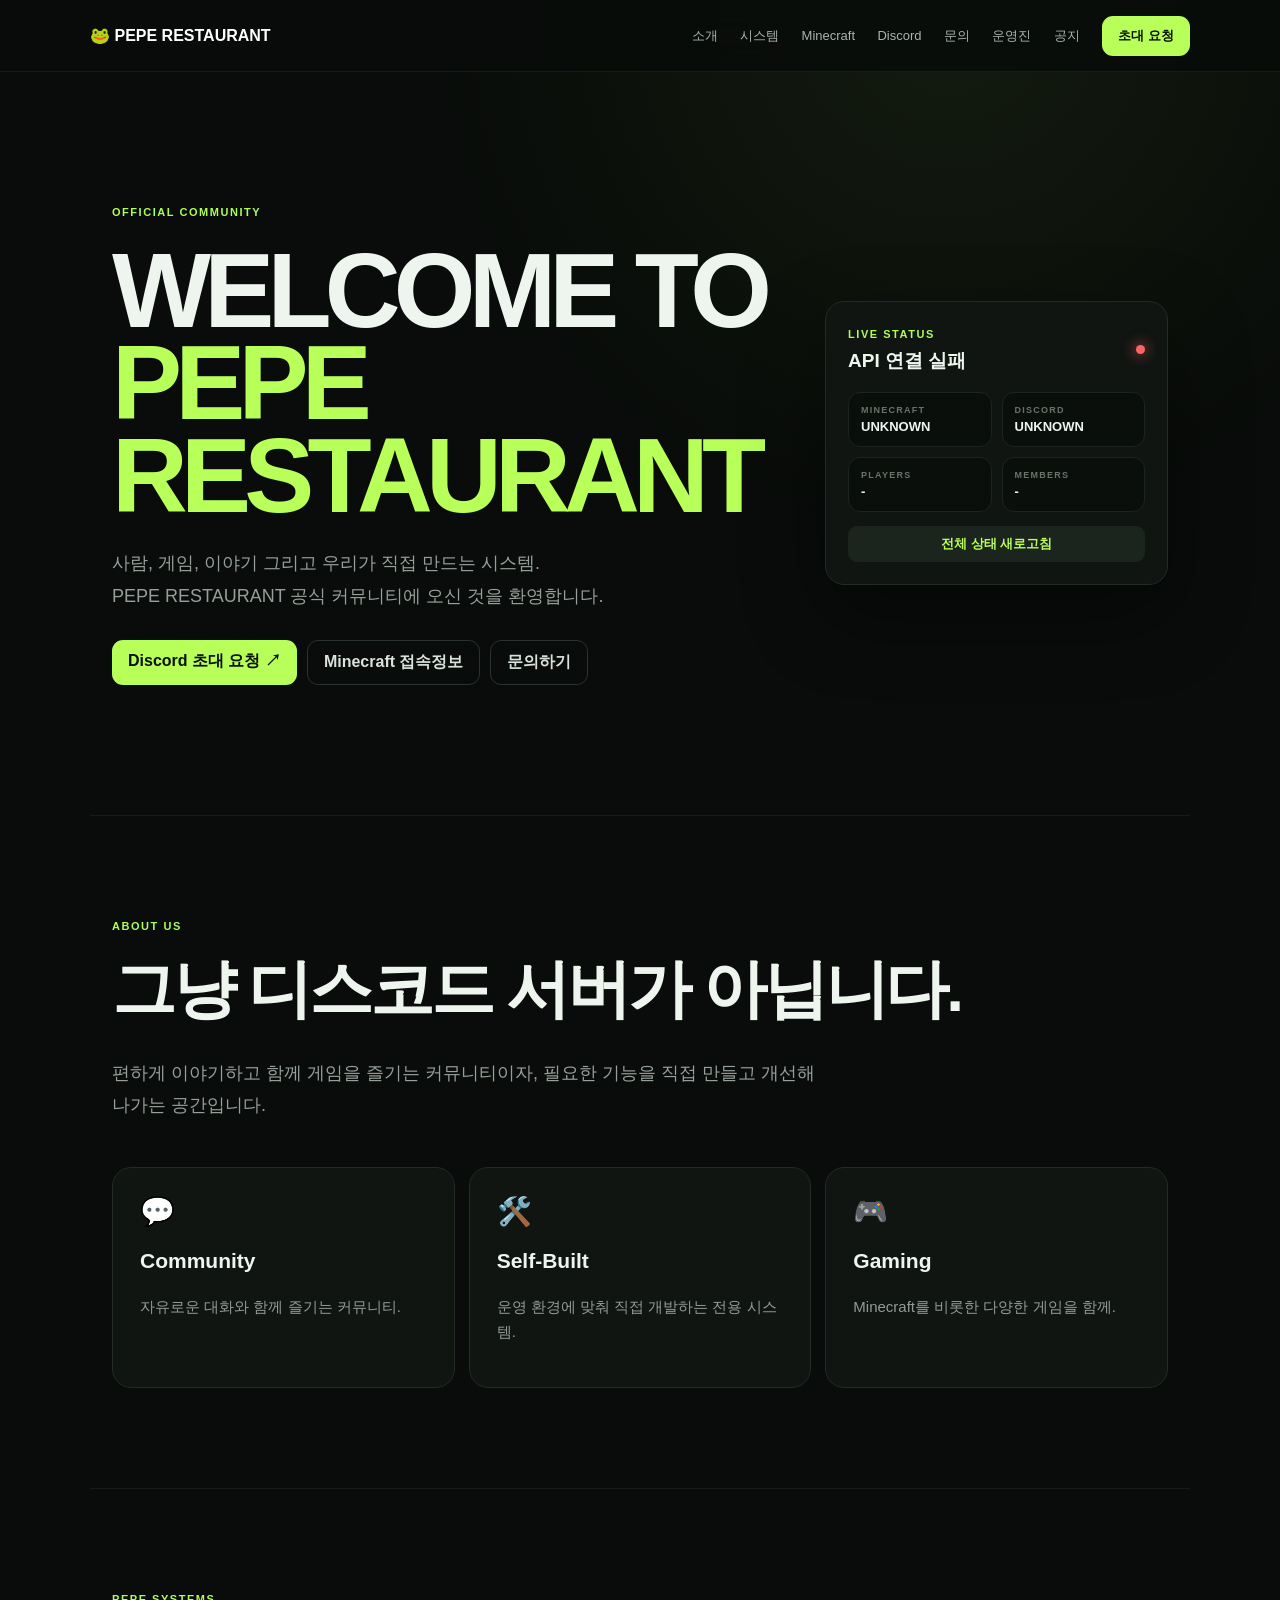
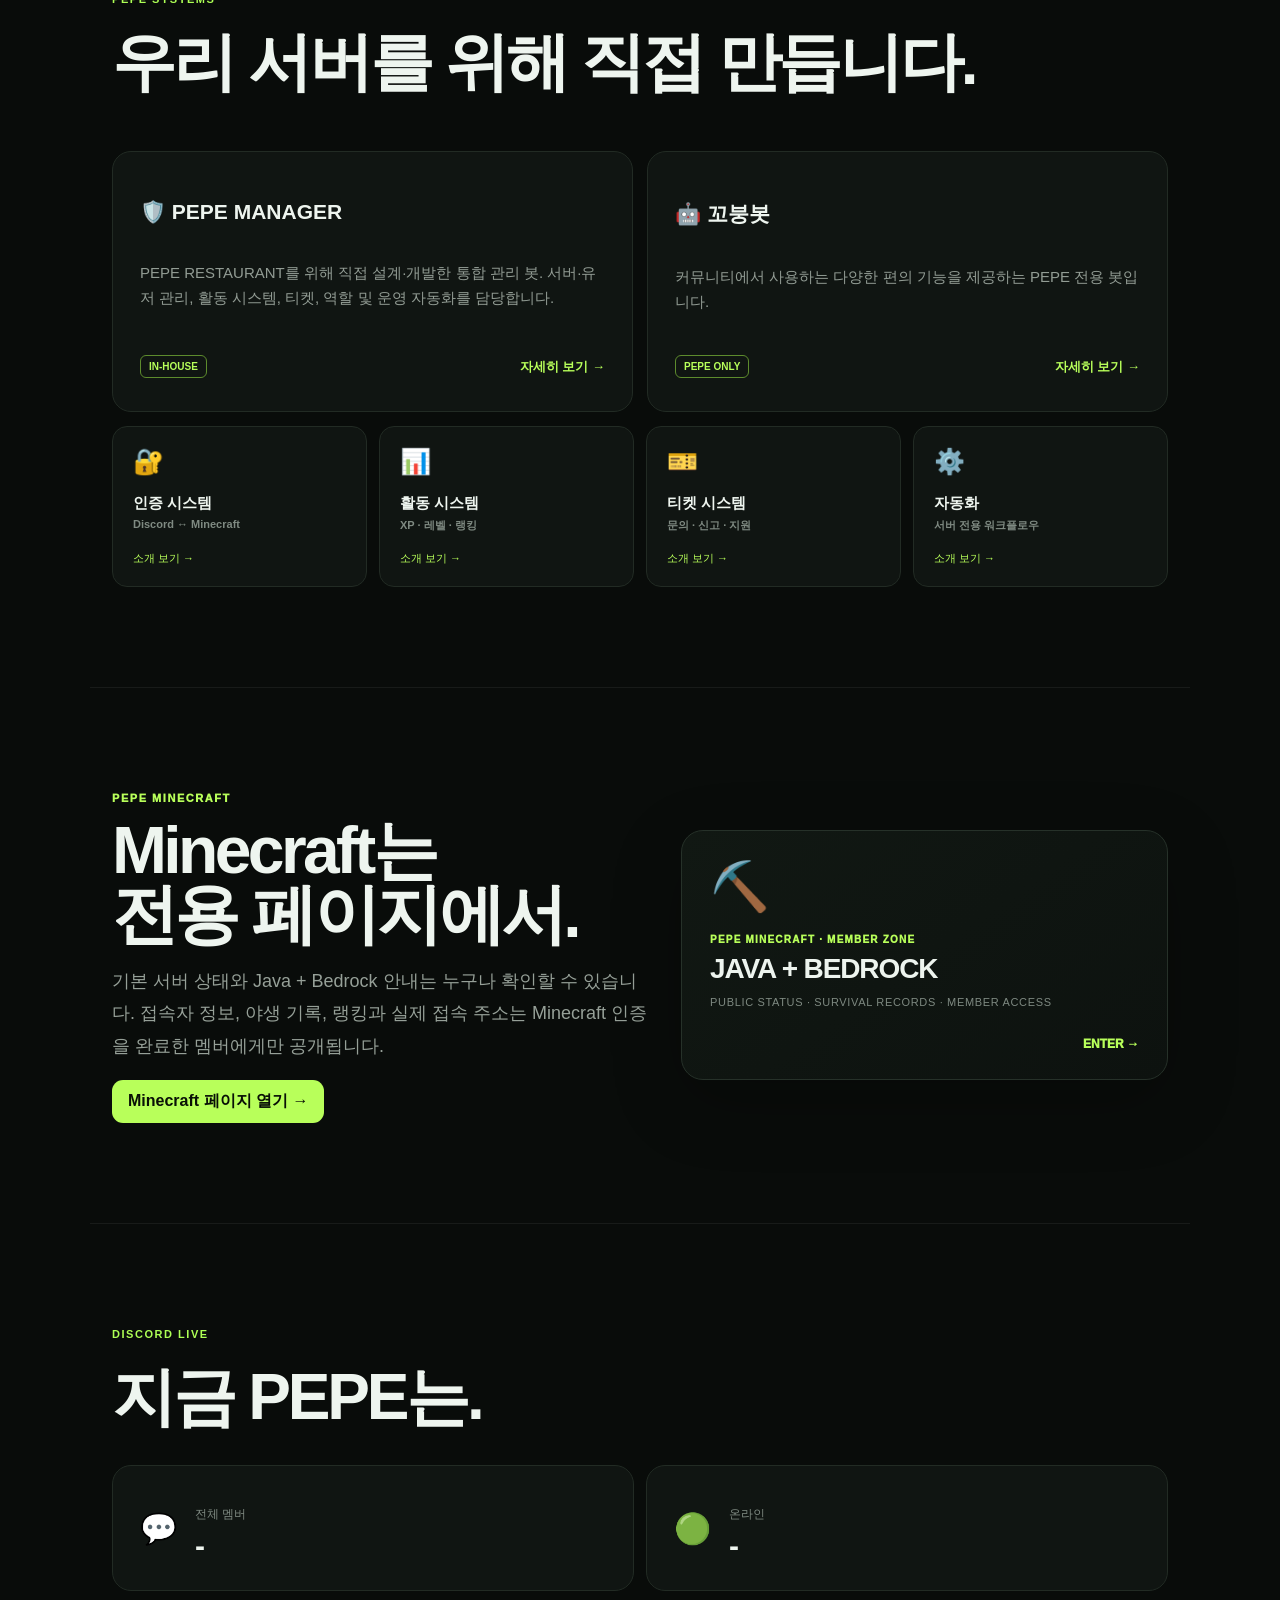
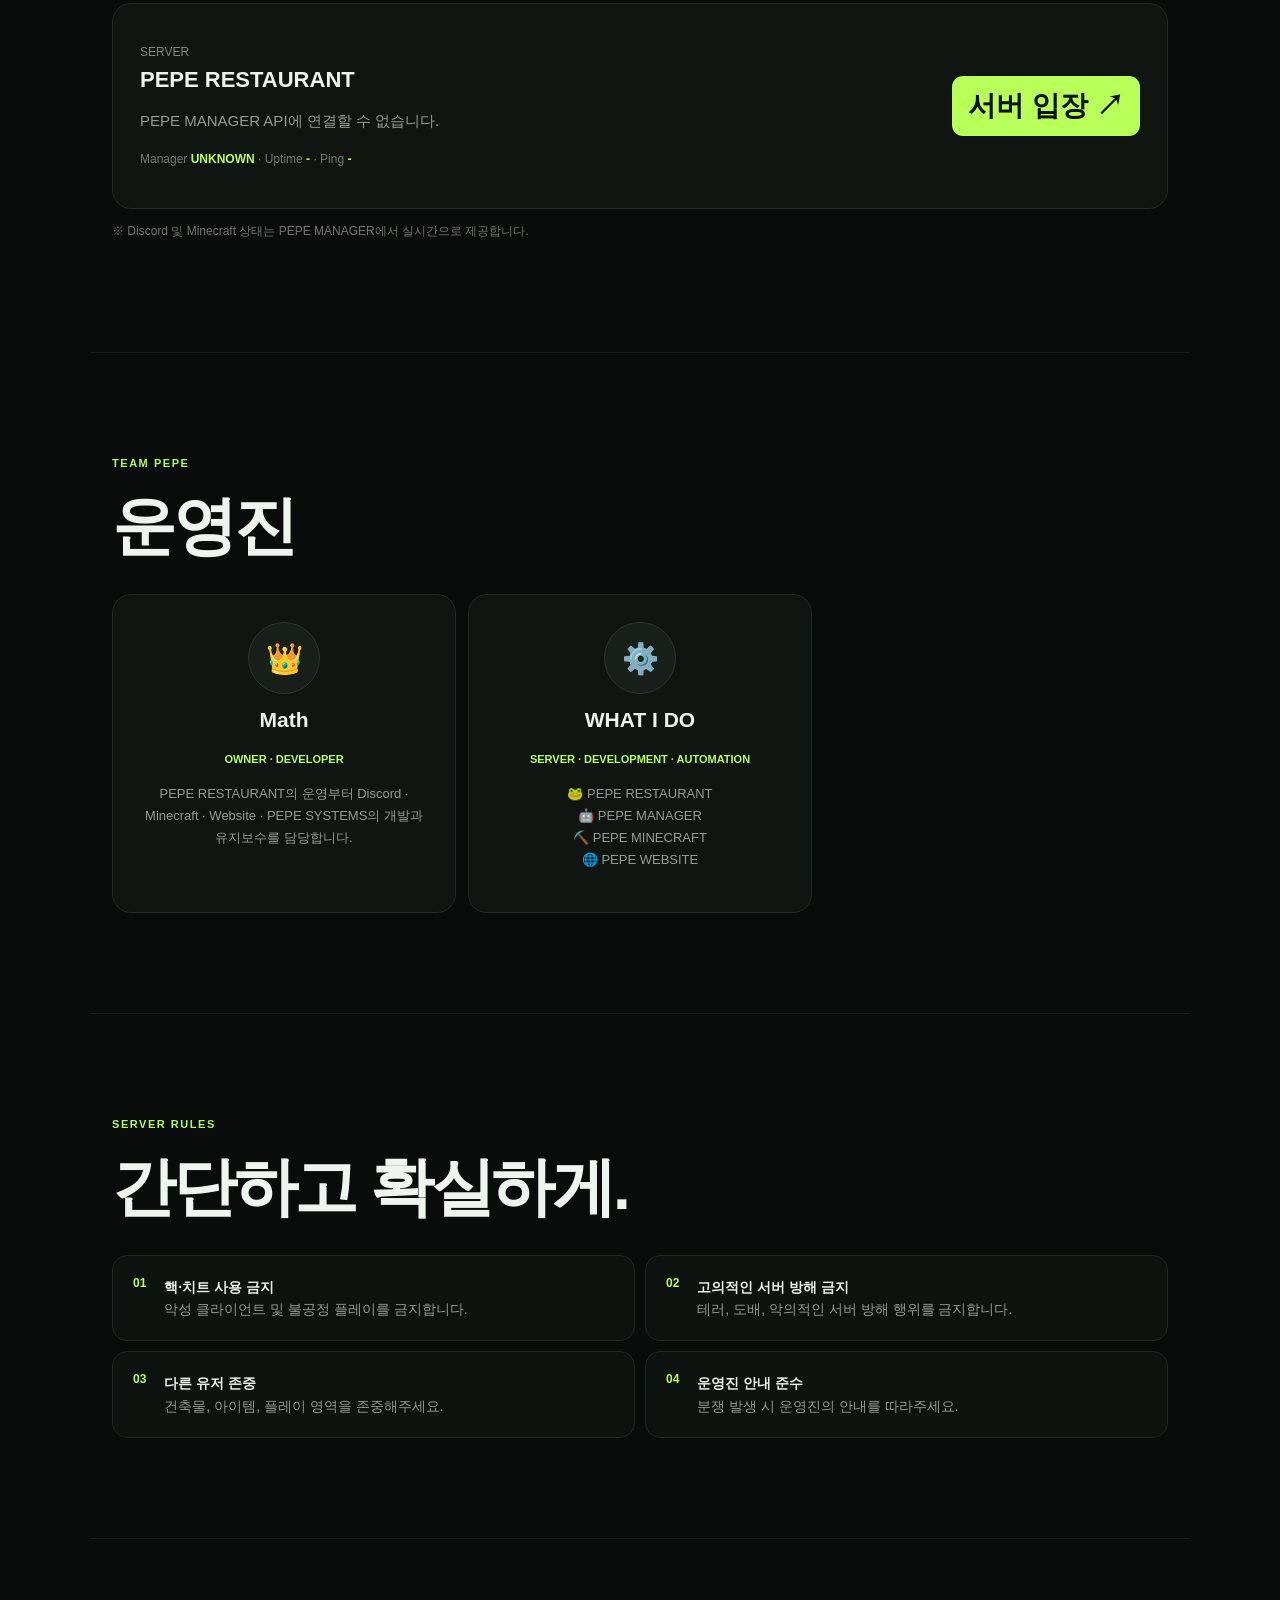
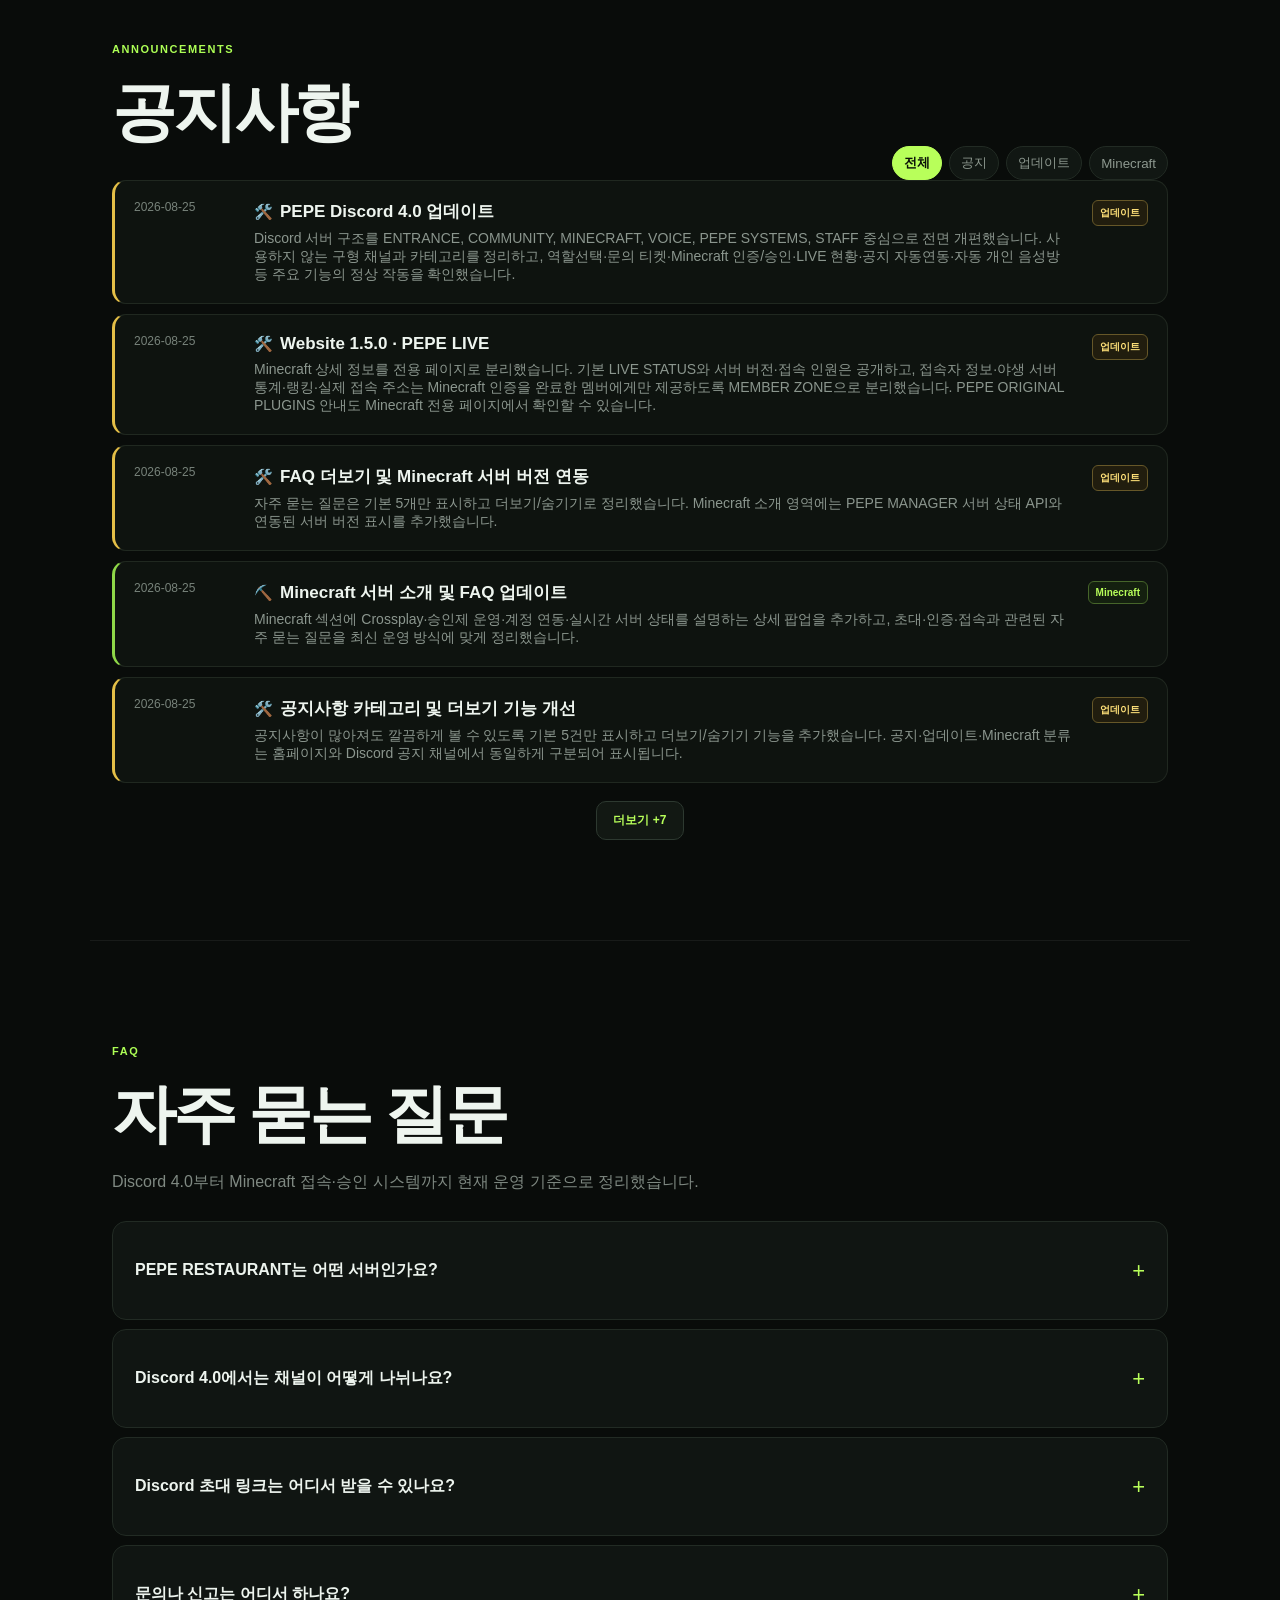
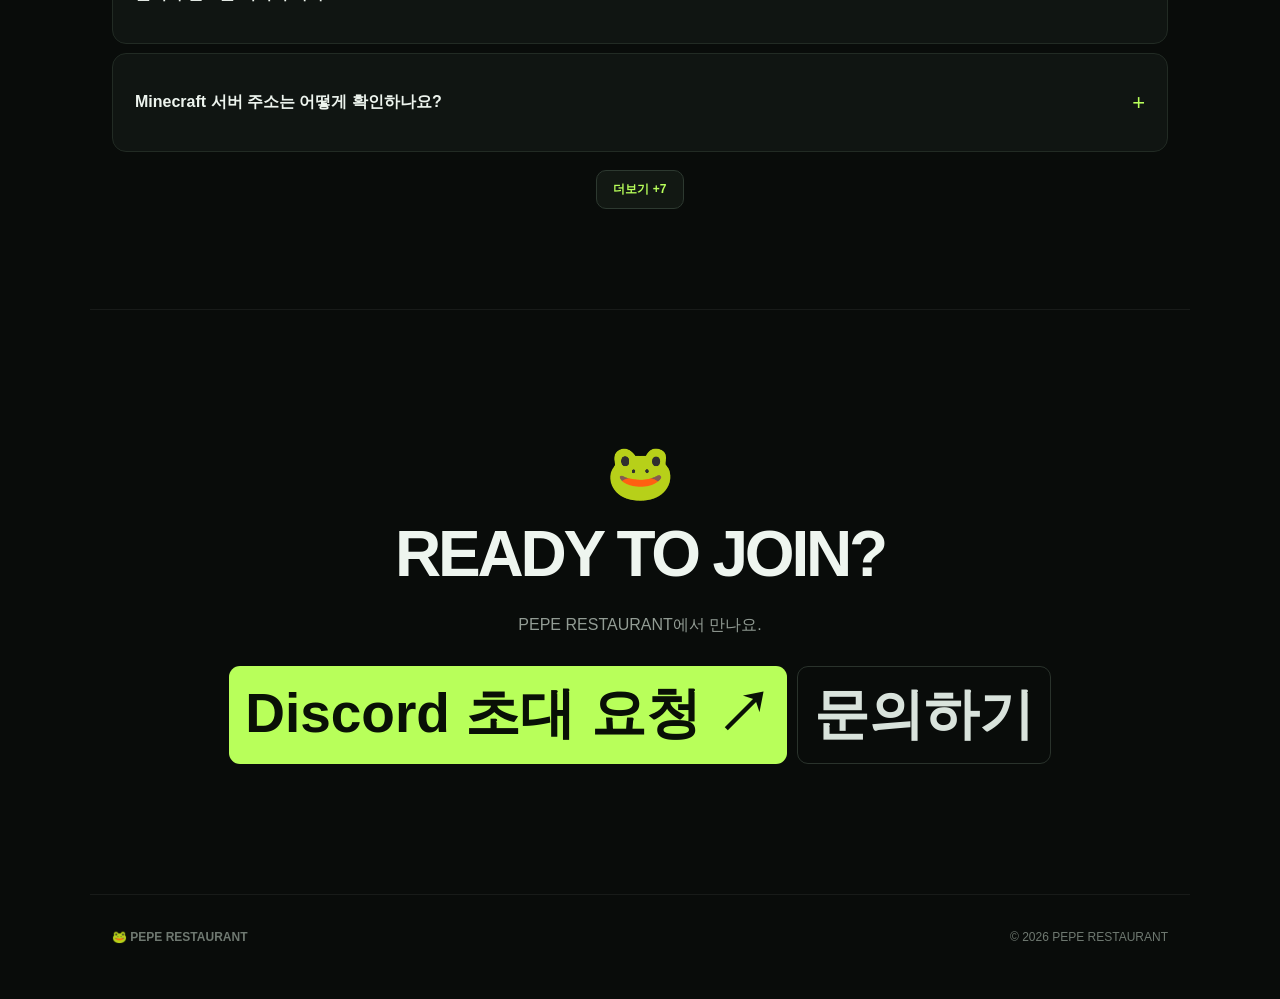
<file: index.html>
<!DOCTYPE html>

<html lang="ko">
<head>
<meta charset="utf-8"/>
<meta content="width=device-width,initial-scale=1" name="viewport"/>
<meta content="#090c0a" name="theme-color"/>
<link href="favicon.svg" rel="icon" type="image/svg+xml"/>
<link href="icon-180.svg" rel="apple-touch-icon"/>
<meta content="PEPE RESTAURANT 공식 홈페이지" name="description"/>
<meta content="PEPE RESTAURANT" property="og:title"/>
<meta content="PEPE RESTAURANT 공식 커뮤니티" property="og:description"/>
<meta content="website" property="og:type"/>
<title>PEPE RESTAURANT</title>
<link href="manifest.json" rel="manifest"/>
<link href="style.css?v=1.5.0-final" rel="stylesheet"/>
</head>
<body>
<div class="bg-glow"></div>
<nav>
<a class="brand" href="#top">🐸 <span>PEPE RESTAURANT</span></a>
<div class="nav-links">
<a href="#about">소개</a>
<a href="#system">시스템</a>
<a href="minecraft.html">Minecraft</a>
<a href="#discord">Discord</a>
<a href="support.html">문의</a>
<a href="#staff">운영진</a>
<a href="#notices">공지</a>
<a class="join" href="request.html">초대 요청</a>
</div>
</nav>
<header id="top">
<div class="hero-left">
<small>OFFICIAL COMMUNITY</small>
<h1>WELCOME TO<br/><em>PEPE RESTAURANT</em></h1>
<p>사람, 게임, 이야기 그리고 우리가 직접 만드는 시스템.<br/>PEPE RESTAURANT 공식 커뮤니티에 오신 것을 환영합니다.</p>
<div class="hero-actions">
<a class="button" href="request.html">Discord 초대 요청 ↗</a>
<a class="button ghost" href="minecraft.html">Minecraft 접속정보</a>
<a class="button ghost" href="support.html">문의하기</a>
</div>
</div>
<aside class="hero-status card">
<div class="status-head">
<div>
<span class="label">LIVE STATUS</span>
<strong id="overall-state">상태 확인 중...</strong>
</div>
<span class="dot loading" id="overall-dot"></span>
</div>
<div class="status-grid">
<div><small>MINECRAFT</small><b id="mc-main-state">-</b></div>
<div><small>DISCORD</small><b id="discord-main-state">-</b></div>
<div><small>PLAYERS</small><b id="player-count">-</b></div>
<div><small>MEMBERS</small><b id="discord-member-count">-</b></div>
</div>
<button class="mini" id="refresh-all">전체 상태 새로고침</button>
</aside>
</header>
<main>
<section id="about">
<small>ABOUT US</small>
<h2>그냥 디스코드 서버가 아닙니다.</h2>
<p class="lead">편하게 이야기하고 함께 게임을 즐기는 커뮤니티이자, 필요한 기능을 직접 만들고 개선해 나가는 공간입니다.</p>
<div class="grid three">
<article>💬<h3>Community</h3><p>자유로운 대화와 함께 즐기는 커뮤니티.</p></article>
<article>🛠️<h3>Self-Built</h3><p>운영 환경에 맞춰 직접 개발하는 전용 시스템.</p></article>
<article>🎮<h3>Gaming</h3><p>Minecraft를 비롯한 다양한 게임을 함께.</p></article>
</div>
</section>
<section id="system">
<small>PEPE SYSTEMS</small>
<h2>우리 서버를 위해 직접 만듭니다.</h2>
<div class="grid two system-grid">
<article class="system-card">
<h3>🛡️ PEPE MANAGER</h3>
<p>PEPE RESTAURANT를 위해 직접 설계·개발한 통합 관리 봇. 서버·유저 관리, 활동 시스템, 티켓, 역할 및 운영 자동화를 담당합니다.</p>
<div class="system-card-footer">
<mark>IN-HOUSE</mark>
<button class="system-more" data-system-modal="manager" type="button">자세히 보기 →</button>
</div>
</article>
<article class="system-card">
<h3>🤖 꼬붕봇</h3>
<p>커뮤니티에서 사용하는 다양한 편의 기능을 제공하는 PEPE 전용 봇입니다.</p>
<div class="system-card-footer">
<mark>PEPE ONLY</mark>
<button class="system-more" data-system-modal="kkobung" type="button">자세히 보기 →</button>
</div>
</article>
</div>
<div class="system-feature-grid">
<button class="system-feature-card" data-system-modal="auth" type="button">
<span class="system-feature-icon">🔐</span>
<strong>인증 시스템</strong>
<small>Discord ↔ Minecraft</small>
<em>소개 보기 →</em>
</button>
<button class="system-feature-card" data-system-modal="activity" type="button">
<span class="system-feature-icon">📊</span>
<strong>활동 시스템</strong>
<small>XP · 레벨 · 랭킹</small>
<em>소개 보기 →</em>
</button>
<button class="system-feature-card" data-system-modal="ticket" type="button">
<span class="system-feature-icon">🎫</span>
<strong>티켓 시스템</strong>
<small>문의 · 신고 · 지원</small>
<em>소개 보기 →</em>
</button>
<button class="system-feature-card" data-system-modal="automation" type="button">
<span class="system-feature-icon">⚙️</span>
<strong>자동화</strong>
<small>서버 전용 워크플로우</small>
<em>소개 보기 →</em>
</button>
</div>
</section>
<section class="minecraft-hub-preview" id="minecraft">
<div class="minecraft-hub-copy">
<small>PEPE MINECRAFT</small>
<h2>Minecraft는<br/>전용 페이지에서.</h2>
<p class="lead">기본 서버 상태와 Java + Bedrock 안내는 누구나 확인할 수 있습니다. 접속자 정보, 야생 기록, 랭킹과 실제 접속 주소는 Minecraft 인증을 완료한 멤버에게만 공개됩니다.</p>
<a class="button" href="minecraft.html">Minecraft 페이지 열기 →</a>
</div>
<a aria-label="PEPE Minecraft 전용 페이지 열기" class="minecraft-hub-card" href="minecraft.html">
<span class="minecraft-hub-icon">⛏️</span>
<div>
<small>PEPE MINECRAFT · MEMBER ZONE</small>
<strong>JAVA + BEDROCK</strong>
<p>PUBLIC STATUS · SURVIVAL RECORDS · MEMBER ACCESS</p>
</div>
<em>ENTER →</em>
</a>
</section>
<section id="discord">
<small>DISCORD LIVE</small>
<h2>지금 PEPE는.</h2>
<div class="discord-panel">
<article>
<div class="discord-icon">💬</div>
<div>
<span class="muted">전체 멤버</span>
<strong id="discord-total">-</strong>
</div>
</article>
<article>
<div class="discord-icon">🟢</div>
<div>
<span class="muted">온라인</span>
<strong id="discord-online">-</strong>
</div>
</article>
<article class="discord-wide">
<div>
<span class="muted">SERVER</span>
<strong id="discord-name">PEPE RESTAURANT</strong>
<p id="discord-status-text">Discord 상태를 확인하고 있습니다.</p>
<p class="discord-meta">Manager <b id="manager-status">-</b> · Uptime <b id="manager-uptime">-</b> · Ping <b id="manager-ping">-</b></p>
</div>
<a class="button" href="request.html">서버 입장 ↗</a>
</article>
</div>
<p class="hint">※ Discord 및 Minecraft 상태는 PEPE MANAGER에서 실시간으로 제공합니다.</p>
</section>
<section id="staff">
<small>TEAM PEPE</small>
<h2>운영진</h2>
<div class="staff-grid" id="staff-list"></div>
</section>
<section id="rules">
<small>SERVER RULES</small>
<h2>간단하고 확실하게.</h2>
<div class="rules">
<div><span>01</span><p><b>핵·치트 사용 금지</b><br/>악성 클라이언트 및 불공정 플레이를 금지합니다.</p></div>
<div><span>02</span><p><b>고의적인 서버 방해 금지</b><br/>테러, 도배, 악의적인 서버 방해 행위를 금지합니다.</p></div>
<div><span>03</span><p><b>다른 유저 존중</b><br/>건축물, 아이템, 플레이 영역을 존중해주세요.</p></div>
<div><span>04</span><p><b>운영진 안내 준수</b><br/>분쟁 발생 시 운영진의 안내를 따라주세요.</p></div>
</div>
</section>
<section id="notices">
<div class="section-title-row">
<div>
<small>ANNOUNCEMENTS</small>
<h2>공지사항</h2>
</div>
<div class="filters">
<button class="filter active" data-filter="all">전체</button>
<button class="filter" data-filter="notice">공지</button>
<button class="filter" data-filter="update">업데이트</button>
<button class="filter" data-filter="minecraft">Minecraft</button>
</div>
</div>
<div class="timeline" id="notices-list"></div>
<div class="notice-more-wrap">
<button class="notice-more-btn" hidden="" id="notice-toggle" type="button">더보기</button>
</div>
</section>
<section id="faq">
<small>FAQ</small>
<h2>자주 묻는 질문</h2>
<p class="faq-lead">Discord 4.0부터 Minecraft 접속·승인 시스템까지 현재 운영 기준으로 정리했습니다.</p>
<div class="faq-list">
<details>
<summary>PEPE RESTAURANT는 어떤 서버인가요?</summary>
<p>게임, 대화와 커뮤니티 활동을 중심으로 운영되는 PEPE 전용 커뮤니티입니다. PEPE MANAGER, Discord ↔ Minecraft 인증, 홈페이지, LIVE 상태 연동과 운영 자동화 등 필요한 시스템도 직접 제작·운영하고 있습니다.</p>
</details>
<details>
<summary>Discord 4.0에서는 채널이 어떻게 나뉘나요?</summary>
<p>현재 Discord는 <b>ENTRANCE</b>, <b>COMMUNITY</b>, <b>MINECRAFT</b>, <b>VOICE</b>, <b>PEPE SYSTEMS</b>, <b>STAFF</b>의 6개 영역으로 운영됩니다. 입장·공지·문의는 ENTRANCE, 일반 대화와 게임모집은 COMMUNITY, Minecraft 인증과 서버 현황은 MINECRAFT에서 확인할 수 있습니다.</p>
</details>
<details>
<summary>Discord 초대 링크는 어디서 받을 수 있나요?</summary>
<p>초대 링크는 공개하지 않습니다. 홈페이지의 <b>Discord 초대 요청</b> 페이지에서 Discord 계정으로 요청을 제출하면 운영진이 승인 또는 거절하며, 승인된 계정에만 초대 링크가 표시됩니다.</p>
</details>
<details>
<summary>문의나 신고는 어디서 하나요?</summary>
<p>홈페이지의 <b>PEPE SUPPORT CENTER</b>에서 문의를 접수하고 문의번호로 처리 상태와 운영진 답변을 확인할 수 있습니다. Discord에서는 <b>ENTRANCE → 🆘・문의</b> 티켓도 이용할 수 있습니다.</p>
</details>
<details>
<summary>Minecraft 서버 주소는 어떻게 확인하나요?</summary>
<p>Discord의 <b>MINECRAFT → ⛏️・마크인증</b>에서 요청을 제출하고 운영진 승인을 받아 <b>✅ MINECRAFT 인증</b> 상태가 된 뒤, <b>Minecraft 전용 페이지</b>에서 Discord 인증을 완료하면 Java/Bedrock 접속 주소를 확인할 수 있습니다. Discord 초대 요청 승인만으로는 Minecraft 서버 정보가 열리지 않습니다.</p>
</details>
<details>
<summary>Java와 Bedrock 둘 다 접속할 수 있나요?</summary>
<p>네. PEPE Minecraft는 Java + Bedrock Crossplay를 지원합니다. Minecraft 인증을 완료한 멤버에게 각 에디션의 접속 정보를 Minecraft 전용 페이지에서 제공합니다.</p>
</details>
<details>
<summary>Minecraft 인증 역할은 어떻게 받나요?</summary>
<p>Discord의 <b>MINECRAFT → ⛏️・마크인증</b>에서 인증 요청을 제출하고 운영진 승인을 받으면 <b>✅ MINECRAFT 인증</b> 역할이 지급됩니다. 이후 Java 또는 Bedrock Minecraft 계정을 등록해 Discord 계정과 연결할 수 있습니다.</p>
</details>
<details>
<summary>Discord 초대 요청이 승인되면 Minecraft 서버도 바로 이용할 수 있나요?</summary>
<p>아니요. Discord 초대 승인은 PEPE RESTAURANT Discord 입장을 위한 절차이고, Minecraft 인증은 별도의 절차입니다. Minecraft 서버 정보는 Minecraft 인증을 완료한 멤버에게만 제공되며, 홈페이지에서 한 번 인증한 뒤에는 인증 정보가 유효한 동안 같은 브라우저와 다른 탭에서도 로그인 상태가 유지됩니다.</p>
</details>
<details>
<summary>인증 요청이나 초대 요청이 거절되면 어떻게 하나요?</summary>
<p>거절 사유가 해결된 뒤 다시 요청할 수 있습니다. 반복적인 허위 요청이나 서버 규칙을 위반하는 요청은 제한될 수 있습니다.</p>
</details>
<details>
<summary>랭킹·업적·투표·패치노트는 어디서 확인하나요?</summary>
<p>Discord 4.0에서는 관련 기능을 <b>PEPE SYSTEMS</b>에 모아두었습니다. <b>📊・랭킹</b>, <b>🏅・업적</b>, <b>🗳️・투표</b>, <b>📰・패치노트</b>에서 각각 확인할 수 있습니다.</p>
</details>
<details>
<summary>PEPE MANAGER와 꼬붕봇은 어떤 봇인가요?</summary>
<p><b>PEPE MANAGER</b>는 서버 운영, 인증, 티켓, 역할, Minecraft 연동, 공지 연동과 자동화를 담당하는 자체 제작 관리 봇입니다. <b>꼬붕봇</b>은 커뮤니티에서 사용하는 편의 기능을 제공하는 PEPE 전용 봇입니다.</p>
</details>
<details>
<summary>홈페이지 공지와 Discord 공지는 같은 내용인가요?</summary>
<p>홈페이지의 공지·업데이트·Minecraft 소식은 PEPE MANAGER가 감지해 Discord의 <b>📢・공지</b>에도 타입별 Embed 형태로 자동 게시합니다. 이미 연동된 공지는 중복 게시하지 않도록 관리됩니다.</p>
</details>
</div>
<div class="faq-more-wrap">
<button class="faq-more-btn" hidden="" id="faq-toggle" type="button">더보기</button>
</div>
</section>
<section class="cta">
<div>🐸</div>
<h2>READY TO JOIN?</h2>
<p>PEPE RESTAURANT에서 만나요.</p>
<div class="hero-actions" style="justify-content:center"><a class="button" href="request.html">Discord 초대 요청 ↗</a><a class="button ghost" href="support.html">문의하기</a></div>
</section>
</main>
<footer>
<b>🐸 PEPE RESTAURANT</b>
<span>© 2026 PEPE RESTAURANT</span>
</footer>
<button aria-label="맨 위로" id="top-button">↑</button>
<div id="toast">복사 완료!</div>
<div aria-hidden="true" class="system-modal" id="system-modal">
<div class="system-modal-backdrop" data-system-close=""></div>
<section aria-labelledby="system-modal-title" aria-modal="true" class="system-modal-panel" role="dialog">
<button aria-label="닫기" class="system-modal-close" data-system-close="" type="button">×</button>
<div class="system-modal-icon" id="system-modal-icon">🐸</div>
<small id="system-modal-kicker">PEPE SYSTEMS</small>
<h2 id="system-modal-title">PEPE MANAGER</h2>
<p class="system-modal-lead" id="system-modal-lead"></p>
<div class="system-modal-body" id="system-modal-body"></div>
<div class="system-modal-tags" id="system-modal-tags"></div>
</section>
</div>

<script src="config.js?v=1.5.0-final"></script>
<script src="script.js?v=1.5.0-final"></script>
</body>
</html>
</file>
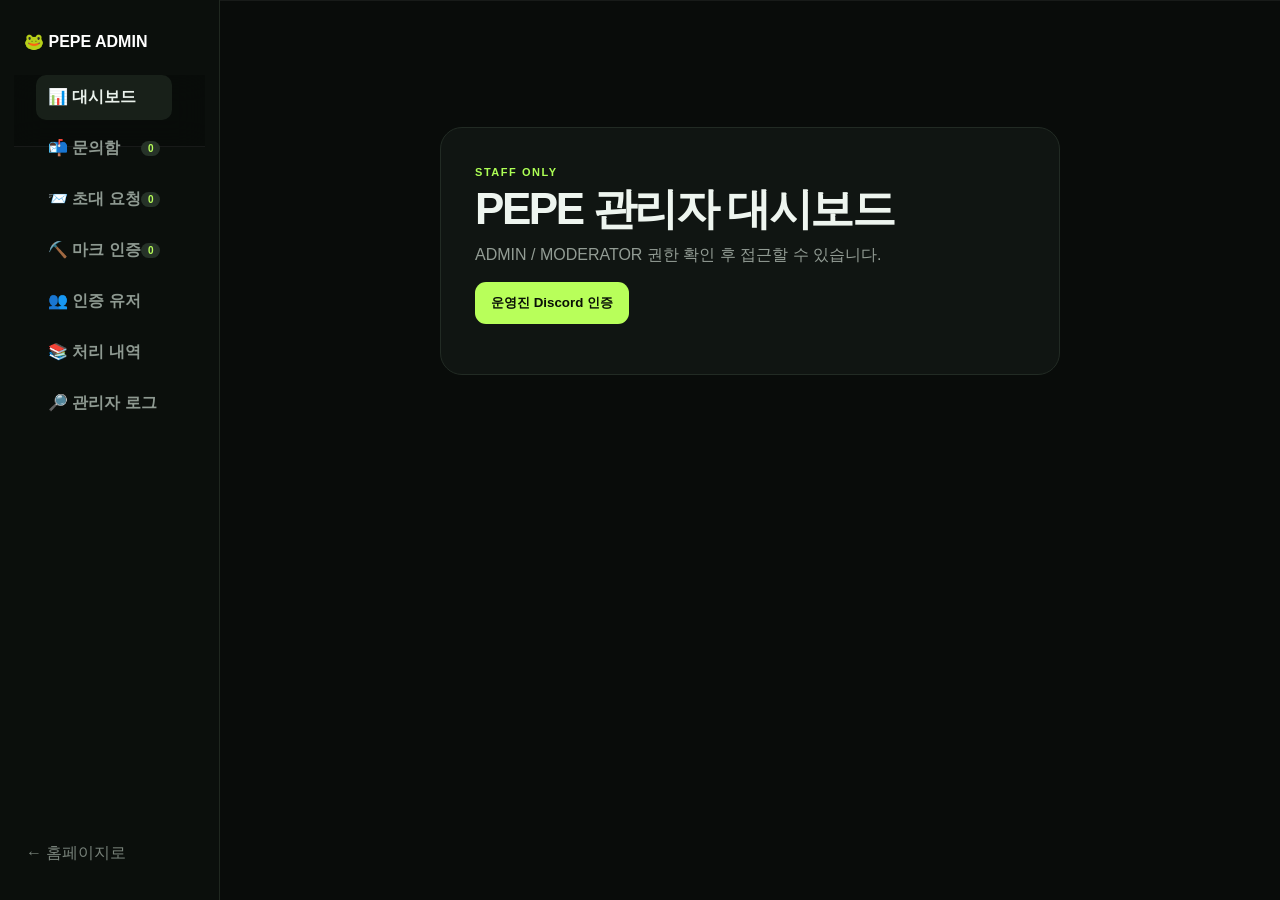
<file: approval.html>
<!doctype html>
<html lang="ko">
<head>
  <meta charset="utf-8">
  <meta name="viewport" content="width=device-width,initial-scale=1">
  <meta name="theme-color" content="#090c0a">
  <title>PEPE ADMIN</title>
  <link rel="icon" href="favicon.svg" type="image/svg+xml">
  <link rel="stylesheet" href="style.css?v=1.3.9a">
  <link rel="stylesheet" href="approval-support.css?v=1.0.0">
</head>
<body>
  <main class="admin-shell">
    <aside class="admin-sidebar">
      <a class="admin-brand" href="index.html">🐸 <span>PEPE ADMIN</span></a>
      <nav class="admin-nav">
        <button class="admin-tab active" data-tab="dashboard">📊 대시보드</button>
        <button class="admin-tab" data-tab="support">📬 문의함 <b id="nav-support-count">0</b></button>
        <button class="admin-tab" data-tab="invite">📨 초대 요청 <b id="nav-invite-count">0</b></button>
        <button class="admin-tab" data-tab="minecraft">⛏️ 마크 인증 <b id="nav-mc-count">0</b></button>
        <button class="admin-tab" data-tab="users">👥 인증 유저</button>
        <button class="admin-tab" data-tab="history">📚 처리 내역</button>
        <button class="admin-tab" data-tab="logs">🔎 관리자 로그</button>
      </nav>
      <a class="admin-home" href="index.html">← 홈페이지로</a>
    </aside>

    <section class="admin-main">
      <div id="admin-login-view" class="admin-login-card">
        <small>STAFF ONLY</small>
        <h1>PEPE 관리자 대시보드</h1>
        <p>ADMIN / MODERATOR 권한 확인 후 접근할 수 있습니다.</p>
        <button class="portal-button" id="admin-login">운영진 Discord 인증</button>
        <p id="admin-login-error" class="status-denied"></p>
      </div>

      <div id="admin-app" hidden>
        <header class="admin-header">
          <div>
            <small>PEPE RESTAURANT</small>
            <h1 id="admin-page-title">대시보드</h1>
          </div>
          <div class="admin-header-actions">
            <span id="admin-name">STAFF</span>
            <button id="sync-notices" class="portal-button secondary">📢 공지 동기화</button>
            <button id="admin-refresh" class="portal-button secondary">새로고침</button>
            <button id="admin-logout" class="portal-button secondary">로그아웃</button>
          </div>
        </header>

        <section class="admin-pane active" data-pane="dashboard">
          <div class="admin-stat-grid">
            <article><small>초대 대기</small><strong id="stat-invite">-</strong></article>
            <article><small>마크 인증 대기</small><strong id="stat-mc">-</strong></article>
            <article><small>문의 대기</small><strong id="stat-support">-</strong></article>
            <article><small>오늘 승인</small><strong id="stat-approved">-</strong></article>
            <article><small>오늘 거절</small><strong id="stat-denied">-</strong></article>
            <article><small>마크 인증 유저</small><strong id="stat-verified">-</strong></article>
            <article><small>계정 연결 유저</small><strong id="stat-linked">-</strong></article>
          </div>
          <div class="admin-live-grid">
            <article>
              <h3>💬 Discord</h3>
              <strong id="live-discord">-</strong>
              <p>전체 <b id="live-members">-</b> · 온라인 <b id="live-online">-</b></p>
            </article>
            <article>
              <h3>⛏️ Minecraft</h3>
              <strong id="live-minecraft">-</strong>
              <p>접속자 <b id="live-players">-</b> · TPS <b id="live-tps">-</b></p>
            </article>
            <article>
              <h3>🛡️ PEPE MANAGER</h3>
              <strong id="live-manager">-</strong>
              <p>Ping <b id="live-ping">-</b> · Uptime <b id="live-uptime">-</b></p>
            </article>
          </div>
        </section>

        <section class="admin-pane" data-pane="support">
          <div class="admin-section-head"><div><small>SUPPORT CENTER</small><h2>홈페이지 문의함</h2></div><span>문의 상태 변경 및 답변을 처리합니다.</span></div>
          <div id="support-list" class="admin-list"></div>
        </section>

        <section class="admin-pane" data-pane="invite">
          <div class="admin-section-head"><div><small>PENDING</small><h2>Discord 초대 요청</h2></div><span>처리 즉시 목록에서 사라지고 기록으로 백업됩니다.</span></div>
          <div id="invite-list" class="admin-list"></div>
        </section>

        <section class="admin-pane" data-pane="minecraft">
          <div class="admin-section-head"><div><small>PENDING</small><h2>Minecraft 인증 요청</h2></div><span>승인 시 인증 역할이 자동 지급됩니다.</span></div>
          <div id="mc-list" class="admin-list"></div>
        </section>

        <section class="admin-pane" data-pane="users">
          <div class="admin-section-head"><div><small>VERIFIED</small><h2>Minecraft 인증 유저</h2></div></div>
          <div class="admin-table-wrap">
            <table class="admin-table"><thead><tr><th>Discord</th><th>Java</th><th>Bedrock</th></tr></thead><tbody id="mc-users"></tbody></table>
          </div>
        </section>

        <section class="admin-pane" data-pane="history">
          <div class="admin-section-head"><div><small>ARCHIVE</small><h2>초대 처리 내역</h2></div></div>
          <div class="admin-table-wrap">
            <table class="admin-table"><thead><tr><th>결과</th><th>신청자</th><th>사유</th><th>처리시간</th><th>관리자 ID</th></tr></thead><tbody id="history-list"></tbody></table>
          </div>
        </section>

        <section class="admin-pane" data-pane="logs">
          <div class="admin-section-head"><div><small>AUDIT LOG</small><h2>관리자 활동 로그</h2></div></div>
          <div id="admin-log-list" class="admin-list"></div>
        </section>
      </div>
    </section>
  </main>
  <script src="config.js?v=1.3.9a"></script>
  <script src="approval.js?v=1.4.0"></script>
  <script src="approval-support-ui.js?v=1.0.0"></script>
</body>
</html>
</file>
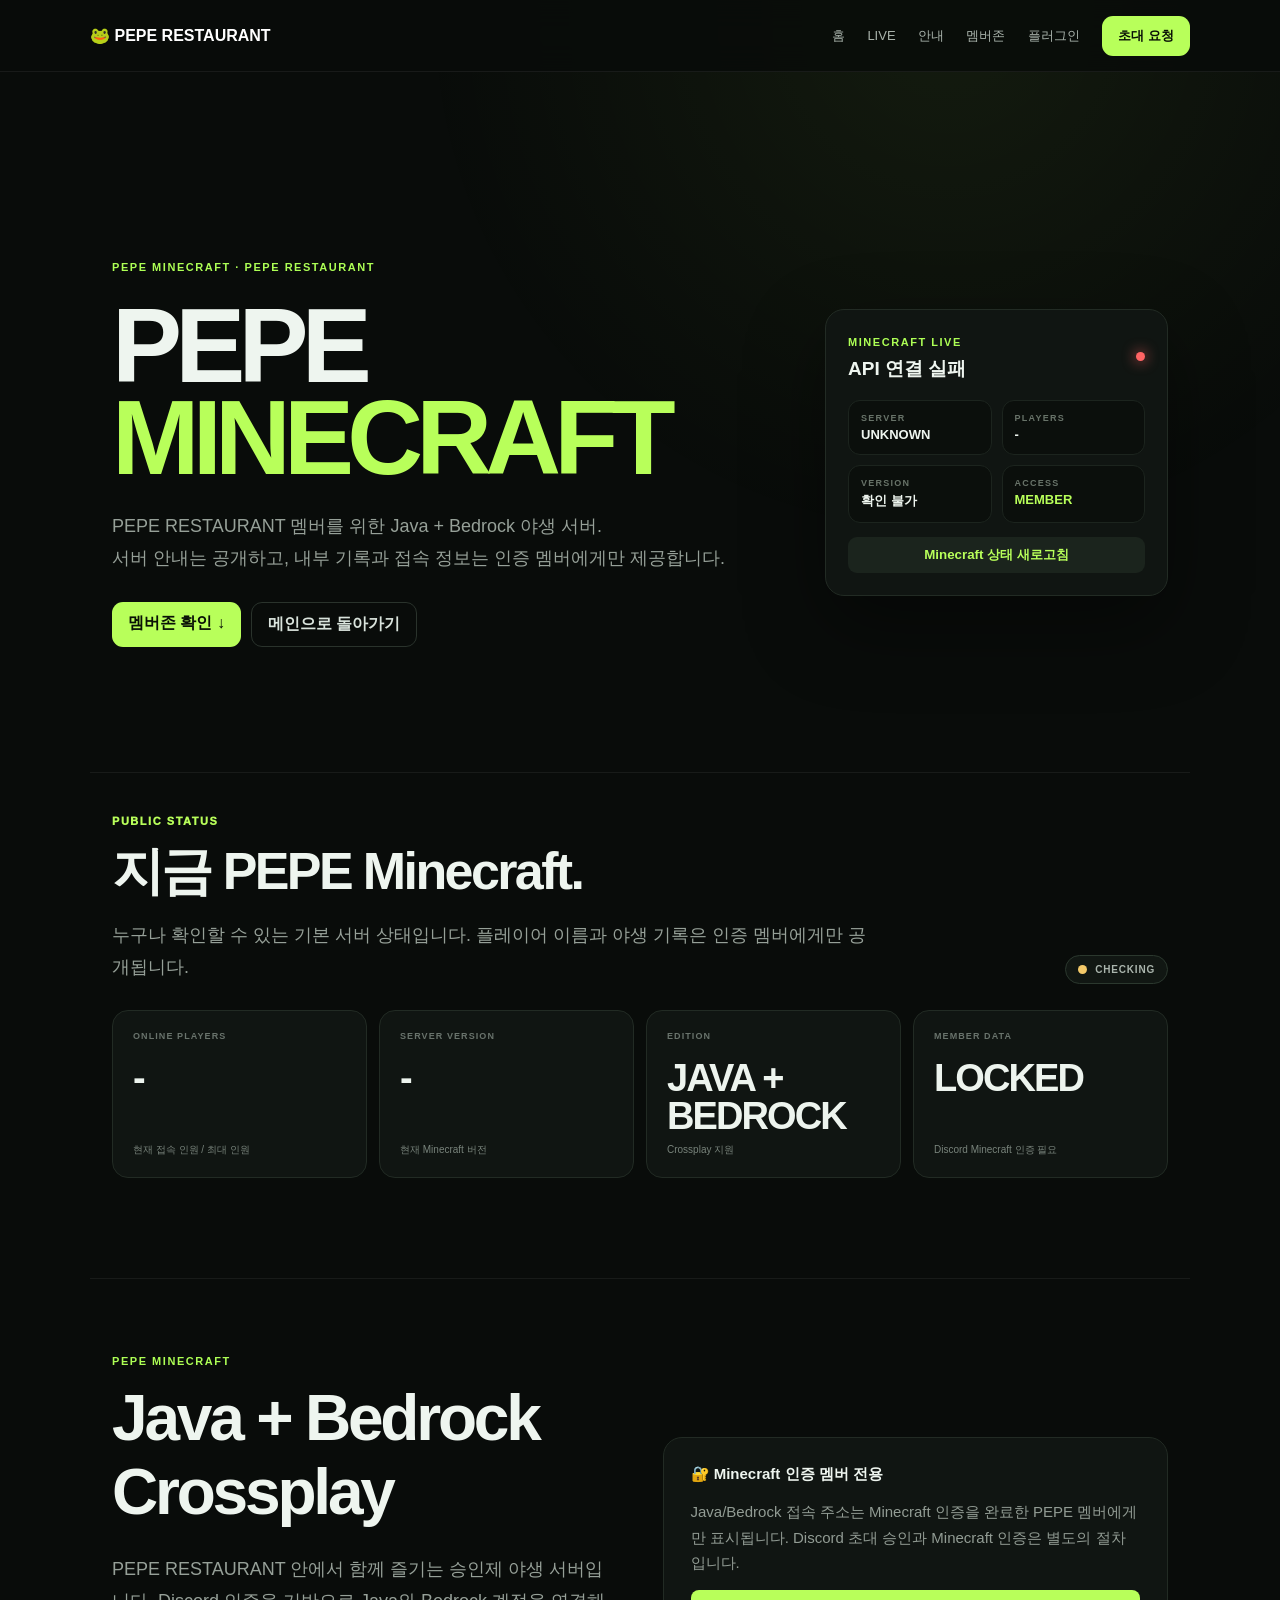
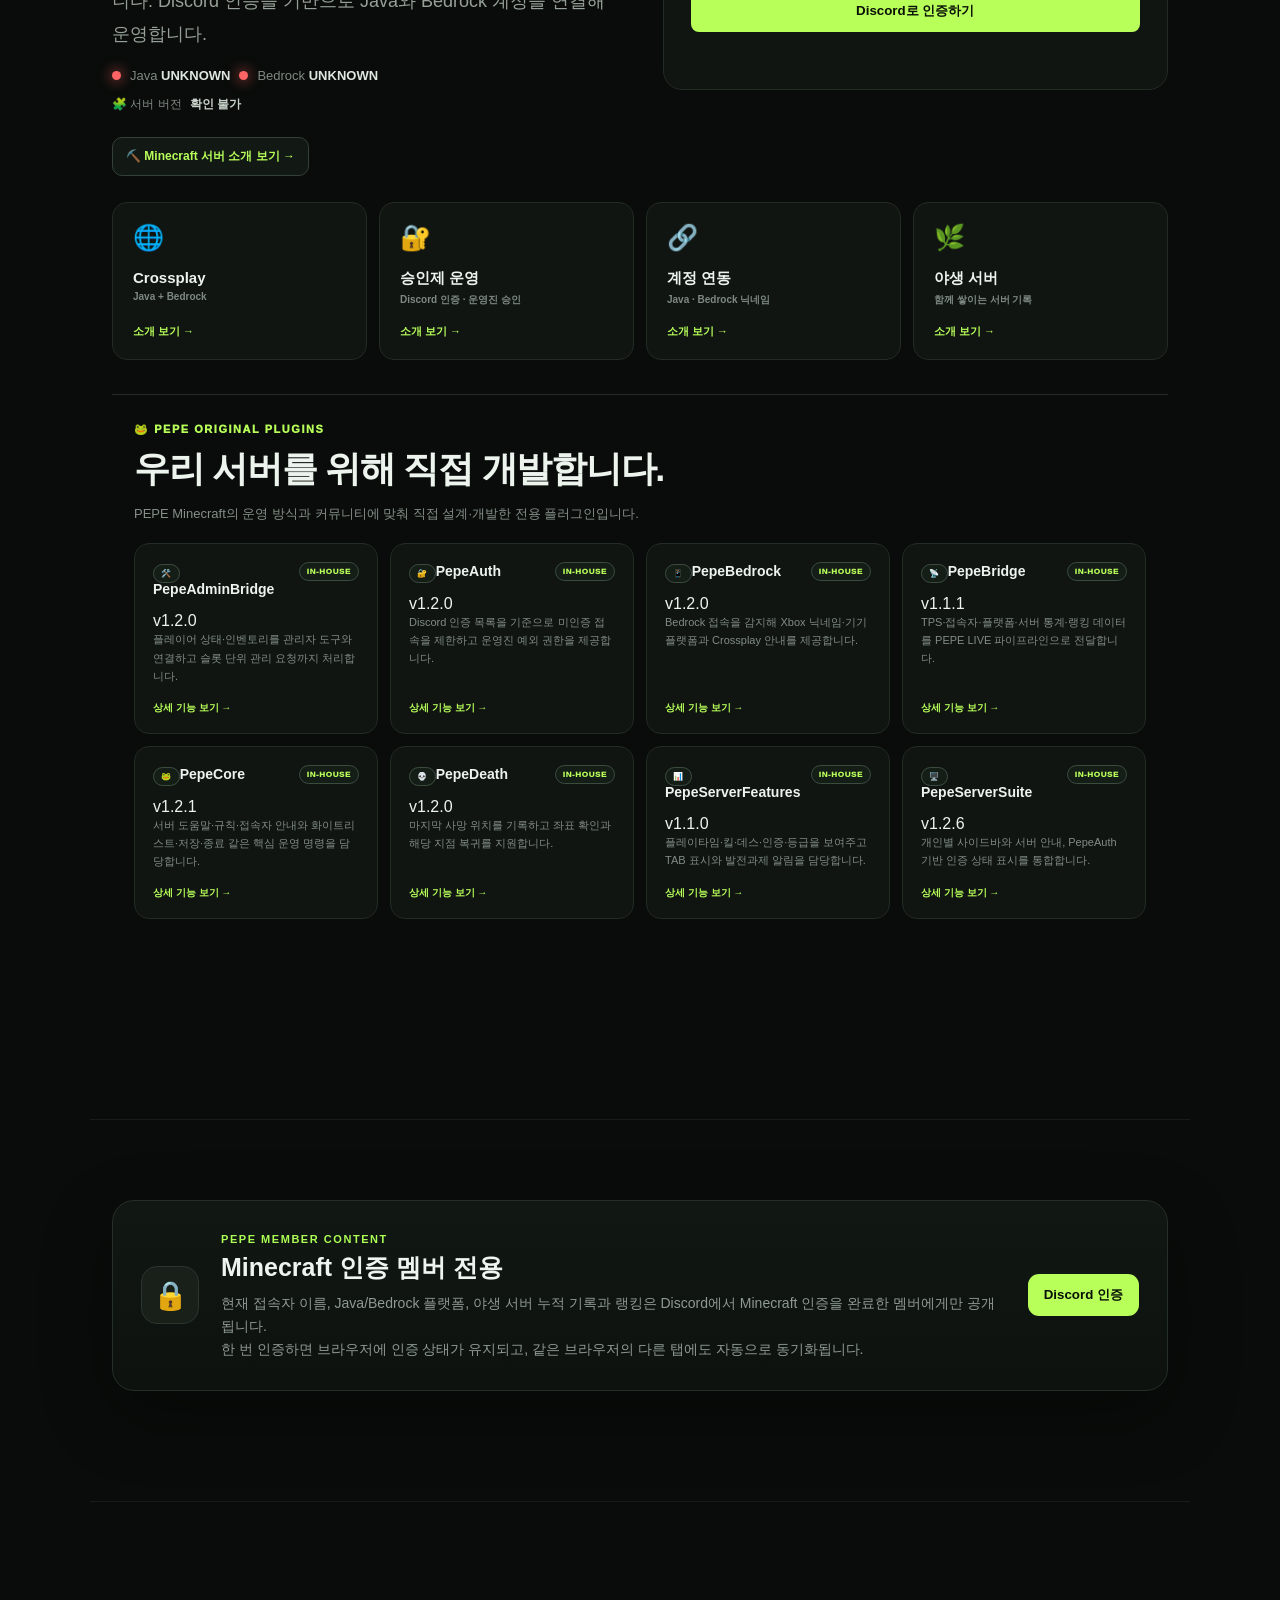
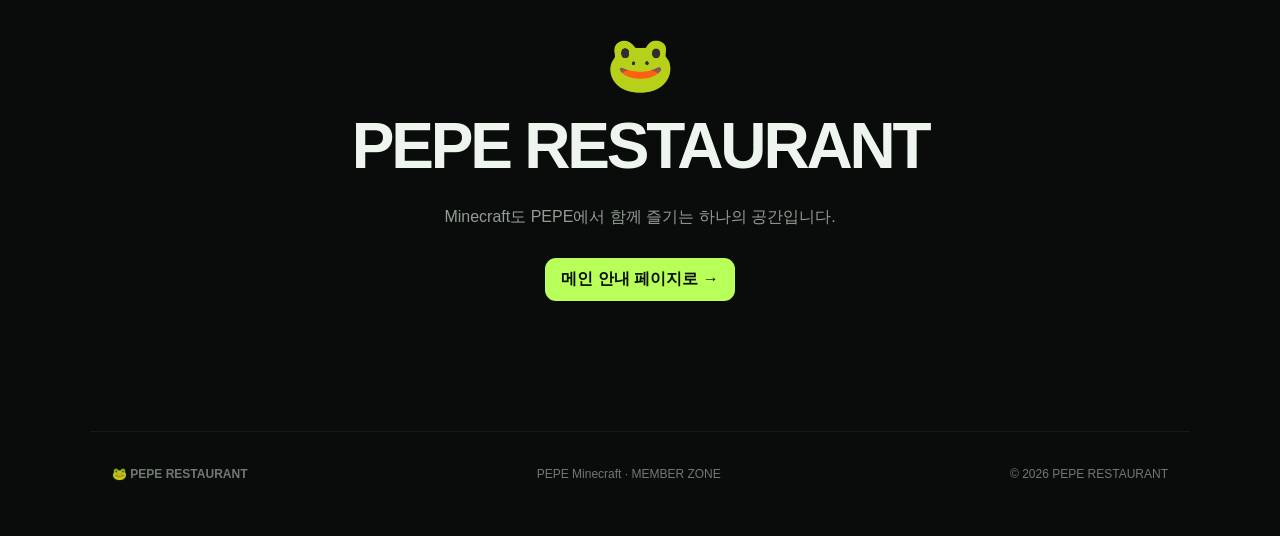
<file: minecraft.html>
<!DOCTYPE html>

<html lang="ko">
<head>
<meta charset="utf-8"/>
<meta content="width=device-width,initial-scale=1" name="viewport"/>
<meta content="#090c0a" name="theme-color"/>
<link href="favicon.svg" rel="icon" type="image/svg+xml"/>
<link href="icon-180.svg" rel="apple-touch-icon"/>
<meta content="PEPE RESTAURANT Minecraft 서버 안내 페이지" name="description"/>
<meta content="PEPE Minecraft · PEPE RESTAURANT" property="og:title"/>
<meta content="PEPE RESTAURANT Minecraft 야생 서버 안내와 인증 멤버 전용 LIVE 정보" property="og:description"/>
<meta content="website" property="og:type"/>
<title>PEPE Minecraft · PEPE RESTAURANT</title>
<link href="manifest.json" rel="manifest"/>
<link href="style.css?v=1.5.0-final" rel="stylesheet"/>
<link href="minecraft-member.css?v=1.6.0" rel="stylesheet"/>
</head>
<body class="minecraft-page">
<div class="bg-glow"></div>
<nav>
<a class="brand" href="index.html">🐸 <span>PEPE RESTAURANT</span></a>
<div class="nav-links">
<a href="index.html">홈</a>
<a href="#live">LIVE</a>
<a href="#mc">안내</a>
<a href="#member-zone">멤버존</a>
<a href="#original">플러그인</a>
<a class="join" href="request.html">초대 요청</a>
</div>
</nav>
<header class="mc-page-hero" id="top">
<div class="hero-left">
<small>PEPE MINECRAFT · PEPE RESTAURANT</small>
<h1>PEPE<br/><em>MINECRAFT</em></h1>
<p>PEPE RESTAURANT 멤버를 위한 Java + Bedrock 야생 서버.<br/>서버 안내는 공개하고, 내부 기록과 접속 정보는 인증 멤버에게만 제공합니다.</p>
<div class="hero-actions">
<a class="button" href="#member-zone">멤버존 확인 ↓</a>
<a class="button ghost" href="index.html">메인으로 돌아가기</a>
</div>
</div>
<aside class="hero-status card mc-page-status">
<div class="status-head"><div><span class="label">MINECRAFT LIVE</span><strong id="overall-state">상태 확인 중...</strong></div><span class="dot loading" id="overall-dot"></span></div>
<div class="status-grid">
<div><small>SERVER</small><b id="mc-main-state">-</b></div>
<div><small>PLAYERS</small><b id="player-count">-</b></div>
<div><small>VERSION</small><b id="mc-page-version">-</b></div>
<div><small>ACCESS</small><b class="mc-public-access">MEMBER</b></div>
</div>
<button class="mini" id="refresh-all">Minecraft 상태 새로고침</button>
</aside>
</header>
<main>
<section class="mc-live-dashboard" id="live">
<div class="section-head-inline">
<div><small>PUBLIC STATUS</small><h2>지금 PEPE Minecraft.</h2><p class="lead">누구나 확인할 수 있는 기본 서버 상태입니다. 플레이어 이름과 야생 기록은 인증 멤버에게만 공개됩니다.</p></div>
<span class="live-badge"><i class="dot loading" id="mc-live-dot"></i><b id="mc-live-label">CHECKING</b></span>
</div>
<div class="mc-live-metrics">
<article><small>ONLINE PLAYERS</small><strong id="live-player-count">-</strong><span>현재 접속 인원 / 최대 인원</span></article>
<article><small>SERVER VERSION</small><strong id="live-version">-</strong><span>현재 Minecraft 버전</span></article>
<article><small>EDITION</small><strong>JAVA + BEDROCK</strong><span>Crossplay 지원</span></article>
<article><small>MEMBER DATA</small><strong>LOCKED</strong><span>Discord Minecraft 인증 필요</span></article>
</div>
</section>
<section class="mc" id="mc">
<div class="mc-intro">
<small>PEPE MINECRAFT</small>
<h2>Java + Bedrock<br/>Crossplay</h2>
<p class="lead">PEPE RESTAURANT 안에서 함께 즐기는 승인제 야생 서버입니다. Discord 인증을 기반으로 Java와 Bedrock 계정을 연결해 운영합니다.</p>
<div class="mc-live">
<span class="dot loading" id="java-dot"></span>
<span>Java <b id="java-live">확인 중</b></span>
<span class="dot loading" id="bedrock-dot"></span>
<span>Bedrock <b id="bedrock-live">확인 중</b></span>
</div>
<div class="mc-version-line">
<span>🧩 서버 버전</span>
<b id="mc-version-live">확인 중</b>
</div>
<button class="mc-about-button" data-mc-modal="overview" type="button">⛏️ Minecraft 서버 소개 보기 →</button>
</div>
<article class="server">
<div id="server-link-locked">
<b>🔐 Minecraft 인증 멤버 전용</b>
<p>Java/Bedrock 접속 주소는 Minecraft 인증을 완료한 PEPE 멤버에게만 표시됩니다. Discord 초대 승인과 Minecraft 인증은 별도의 절차입니다.</p>
<button class="verified-login" id="verified-login">Discord로 인증하기</button>
<p class="auth-message" id="auth-message"></p>
</div>
<div hidden="" id="server-link-unlocked">
<div class="server-row">
<div><b>💻 Java Edition</b><code id="java-address">인증 후 표시</code></div>
<button data-copy-target="java-address">복사</button>
</div>
<hr/>
<div class="server-row">
<div><b>📱 Bedrock Edition</b><code id="bedrock-address">인증 후 표시</code></div>
<button data-copy-target="bedrock-address">복사</button>
</div>
<p>✅ Minecraft 인증 멤버입니다.</p>
<button class="auth-logout" id="auth-logout">인증 정보 지우기</button>
</div>
</article>
<div class="mc-feature-grid">
<button class="mc-feature-card" data-mc-modal="crossplay" type="button"><span>🌐</span><strong>Crossplay</strong><small>Java + Bedrock</small><em>소개 보기 →</em></button>
<button class="mc-feature-card" data-mc-modal="access" type="button"><span>🔐</span><strong>승인제 운영</strong><small>Discord 인증 · 운영진 승인</small><em>소개 보기 →</em></button>
<button class="mc-feature-card" data-mc-modal="account" type="button"><span>🔗</span><strong>계정 연동</strong><small>Java · Bedrock 닉네임</small><em>소개 보기 →</em></button>
<button class="mc-feature-card" data-mc-modal="survival" type="button"><span>🌿</span><strong>야생 서버</strong><small>함께 쌓이는 서버 기록</small><em>소개 보기 →</em></button>
</div>
<section aria-labelledby="pepe-original-title" class="pepe-original" id="original">
<div class="pepe-original-head">
<small>🐸 PEPE ORIGINAL PLUGINS</small>
<h3 id="pepe-original-title">우리 서버를 위해 직접 개발합니다.</h3>
<p>PEPE Minecraft의 운영 방식과 커뮤니티에 맞춰 직접 설계·개발한 전용 플러그인입니다.</p>
</div>
<div class="pepe-plugin-grid">
<button class="pepe-plugin-card" type="button" data-mc-modal="plugin-adminbridge"><div class="pepe-plugin-title"><strong><span class="pepe-plugin-icon">🛠️</span>PepeAdminBridge</strong><span>IN-HOUSE</span></div><div class="pepe-plugin-version">v1.2.0</div><p>플레이어 상태·인벤토리를 관리자 도구와 연결하고 슬롯 단위 관리 요청까지 처리합니다.</p><em>상세 기능 보기 →</em></button>
<button class="pepe-plugin-card" type="button" data-mc-modal="plugin-auth"><div class="pepe-plugin-title"><strong><span class="pepe-plugin-icon">🔐</span>PepeAuth</strong><span>IN-HOUSE</span></div><div class="pepe-plugin-version">v1.2.0</div><p>Discord 인증 목록을 기준으로 미인증 접속을 제한하고 운영진 예외 권한을 제공합니다.</p><em>상세 기능 보기 →</em></button>
<button class="pepe-plugin-card" type="button" data-mc-modal="plugin-bedrock"><div class="pepe-plugin-title"><strong><span class="pepe-plugin-icon">📱</span>PepeBedrock</strong><span>IN-HOUSE</span></div><div class="pepe-plugin-version">v1.2.0</div><p>Bedrock 접속을 감지해 Xbox 닉네임·기기 플랫폼과 Crossplay 안내를 제공합니다.</p><em>상세 기능 보기 →</em></button>
<button class="pepe-plugin-card" type="button" data-mc-modal="plugin-bridge"><div class="pepe-plugin-title"><strong><span class="pepe-plugin-icon">📡</span>PepeBridge</strong><span>IN-HOUSE</span></div><div class="pepe-plugin-version">v1.1.1</div><p>TPS·접속자·플랫폼·서버 통계·랭킹 데이터를 PEPE LIVE 파이프라인으로 전달합니다.</p><em>상세 기능 보기 →</em></button>
<button class="pepe-plugin-card" type="button" data-mc-modal="plugin-core"><div class="pepe-plugin-title"><strong><span class="pepe-plugin-icon">🐸</span>PepeCore</strong><span>IN-HOUSE</span></div><div class="pepe-plugin-version">v1.2.1</div><p>서버 도움말·규칙·접속자 안내와 화이트리스트·저장·종료 같은 핵심 운영 명령을 담당합니다.</p><em>상세 기능 보기 →</em></button>
<button class="pepe-plugin-card" type="button" data-mc-modal="plugin-death"><div class="pepe-plugin-title"><strong><span class="pepe-plugin-icon">💀</span>PepeDeath</strong><span>IN-HOUSE</span></div><div class="pepe-plugin-version">v1.2.0</div><p>마지막 사망 위치를 기록하고 좌표 확인과 해당 지점 복귀를 지원합니다.</p><em>상세 기능 보기 →</em></button>
<button class="pepe-plugin-card" type="button" data-mc-modal="plugin-features"><div class="pepe-plugin-title"><strong><span class="pepe-plugin-icon">📊</span>PepeServerFeatures</strong><span>IN-HOUSE</span></div><div class="pepe-plugin-version">v1.1.0</div><p>플레이타임·킬·데스·인증·등급을 보여주고 TAB 표시와 발전과제 알림을 담당합니다.</p><em>상세 기능 보기 →</em></button>
<button class="pepe-plugin-card" type="button" data-mc-modal="plugin-suite"><div class="pepe-plugin-title"><strong><span class="pepe-plugin-icon">🖥️</span>PepeServerSuite</strong><span>IN-HOUSE</span></div><div class="pepe-plugin-version">v1.2.6</div><p>개인별 사이드바와 서버 안내, PepeAuth 기반 인증 상태 표시를 통합합니다.</p><em>상세 기능 보기 →</em></button>
</div>
</section>
</section>

<section class="mc-member-gate" id="member-zone">
<div class="mc-member-lock" id="mc-member-lock">
<div class="mc-member-lock-icon">🔒</div>
<div>
<small>PEPE MEMBER CONTENT</small>
<h3>Minecraft 인증 멤버 전용</h3>
<p>현재 접속자 이름, Java/Bedrock 플랫폼, 야생 서버 누적 기록과 랭킹은 Discord에서 Minecraft 인증을 완료한 멤버에게만 공개됩니다.</p>
<p class="mc-member-note" id="mc-member-message">한 번 인증하면 브라우저에 인증 상태가 유지되고, 같은 브라우저의 다른 탭에도 자동으로 동기화됩니다.</p>
</div>
<button class="mc-member-login" id="mc-member-login" type="button">Discord 인증</button>
</div>
<div class="mc-member-open" id="mc-member-open" hidden>
<div class="mc-member-open-head">
<div><span class="mc-member-open-badge">● VERIFIED MEMBER</span><h3><span id="mc-member-name">PEPE MEMBER</span>님, 환영합니다.</h3><p>아래 정보는 PEPE Minecraft 인증 멤버에게만 표시됩니다.</p></div>
<button class="mc-member-logout" id="mc-member-logout" type="button">로그아웃</button>
</div>
<div class="mc-member-mini-grid">
<div><small>SERVER TPS</small><strong id="mc-member-tps">-</strong></div>
<div><small>SERVER UPTIME</small><strong id="mc-member-uptime">-</strong></div>
</div>
</div>
</section>

<section class="mc-data-section mc-member-only" id="players">
<div class="section-head-inline"><div><small>PEPE SURVIVORS</small><h2>지금 접속 중인 생존자.</h2><p class="lead">현재 서버에 접속 중인 인증 플레이어와 Java/Bedrock 플랫폼을 표시합니다.</p></div></div>
<div class="mc-player-list" id="mc-player-list"><div class="mc-empty-state">멤버 정보를 불러오는 중...</div></div>
</section>
<section class="mc-data-section mc-member-only" id="stats">
<div class="section-head-inline"><div><small>SURVIVAL RECORDS</small><h2>함께 쌓인 야생 기록.</h2><p class="lead">PEPE Minecraft에서 멤버들이 함께 만들어 온 누적 기록입니다.</p></div></div>
<div class="mc-stat-grid">
<article><small>TOTAL PLAYERS</small><strong id="stat-total-players">-</strong><span>누적 플레이어</span></article>
<article><small>TOTAL PLAYTIME</small><strong id="stat-total-playtime">-</strong><span>누적 플레이타임</span></article>
<article><small>TOTAL DEATHS</small><strong id="stat-total-deaths">-</strong><span>누적 사망</span></article>
<article><small>ADVANCEMENTS</small><strong id="stat-advancements">-</strong><span>달성 발전과제</span></article>
</div>
<p class="mc-data-note" id="stats-note">PEPE 인증 멤버에게만 제공되는 야생 서버 기록입니다.</p>
</section>
<section class="mc-data-section mc-member-only" id="ranking">
<div class="section-head-inline"><div><small>SURVIVAL RANKING</small><h2>PEPE 생존자 랭킹.</h2><p class="lead">플레이타임, 킬, 데스, 발전과제와 주간 활동을 인증 멤버끼리 확인할 수 있습니다.</p></div></div>
<div class="ranking-tabs" role="tablist">
<button class="ranking-tab active" data-ranking="playtime" type="button">플레이타임</button>
<button class="ranking-tab" data-ranking="kills" type="button">킬</button>
<button class="ranking-tab" data-ranking="deaths" type="button">데스</button>
<button class="ranking-tab" data-ranking="advancements" type="button">발전과제</button>
<button class="ranking-tab" data-ranking="weekly" type="button">주간 활동</button>
</div>
<div class="mc-ranking-list" id="mc-ranking-list"><div class="mc-empty-state">멤버 랭킹 정보를 불러오는 중...</div></div>
</section>
<section class="cta mc-page-cta">
<div>🐸</div><h2>PEPE RESTAURANT</h2><p>Minecraft도 PEPE에서 함께 즐기는 하나의 공간입니다.</p><a class="button" href="index.html">메인 안내 페이지로 →</a>
</section>
</main>
<footer><b>🐸 PEPE RESTAURANT</b><span>PEPE Minecraft · MEMBER ZONE</span><span>© 2026 PEPE RESTAURANT</span></footer>
<button aria-label="맨 위로" id="top-button">↑</button>
<div id="toast">복사 완료!</div>
<div aria-hidden="true" class="mc-modal" id="mc-modal">
<div class="mc-modal-backdrop" data-mc-close=""></div>
<section aria-labelledby="mc-modal-title" aria-modal="true" class="mc-modal-panel" role="dialog">
<button aria-label="닫기" class="mc-modal-close" data-mc-close="" type="button">×</button>
<div class="mc-modal-icon" id="mc-modal-icon">⛏️</div><small id="mc-modal-kicker">PEPE MINECRAFT</small><h2 id="mc-modal-title">Minecraft Server</h2><p class="mc-modal-lead" id="mc-modal-lead"></p><div class="mc-modal-body" id="mc-modal-body"></div><div class="mc-modal-tags" id="mc-modal-tags"></div>
</section>
</div>
<script src="config.js?v=1.5.0-final"></script>
<script src="script.js?v=1.5.0-final"></script>
<script src="minecraft-info-patch.js?v=1.0.0"></script>
<script src="minecraft-member.js?v=1.6.0"></script>
</body>
</html>
</file>
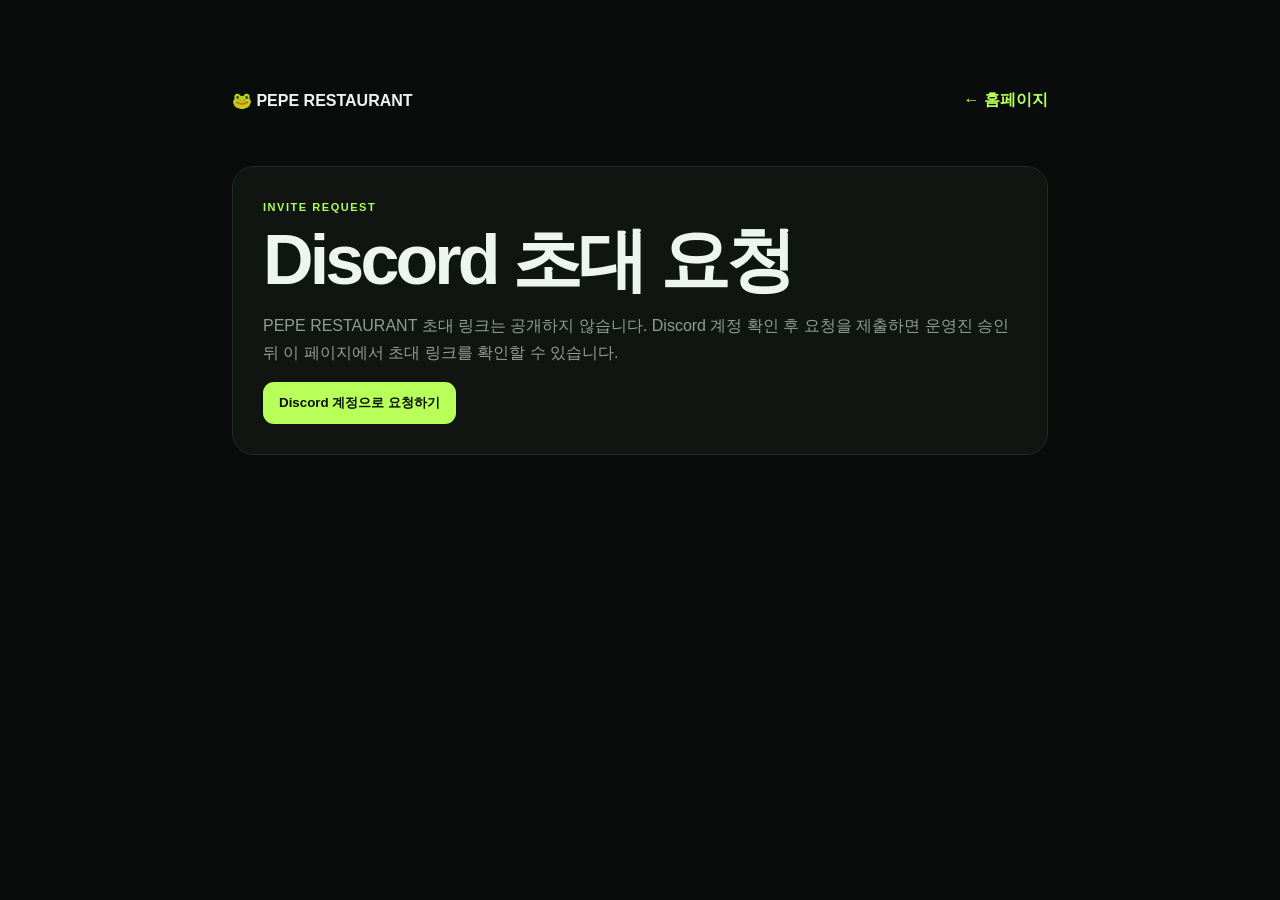
<file: request.html>
<!doctype html>
<html lang="ko"><head><meta charset="utf-8"><meta name="viewport" content="width=device-width,initial-scale=1">
<meta name="theme-color" content="#090c0a"><title>PEPE RESTAURANT · 초대 요청</title>
<link rel="icon" href="favicon.svg" type="image/svg+xml"><link rel="stylesheet" href="style.css?v=1.3.9a"></head>
<body><main class="portal">
<div class="portal-top"><b>🐸 PEPE RESTAURANT</b><a href="index.html">← 홈페이지</a></div>
<section class="portal-card">
<small>INVITE REQUEST</small><h1>Discord 초대 요청</h1>
<p>PEPE RESTAURANT 초대 링크는 공개하지 않습니다. Discord 계정 확인 후 요청을 제출하면 운영진 승인 뒤 이 페이지에서 초대 링크를 확인할 수 있습니다.</p>
<div id="login-box"><button class="portal-button" id="invite-login">Discord 계정으로 요청하기</button></div>
<div id="request-box" hidden>
<p><b id="request-user">Discord 인증 완료</b></p>
<textarea id="request-reason" class="portal-input" maxlength="500" placeholder="가입하고 싶은 이유를 간단하게 적어주세요."></textarea>
<button class="portal-button" id="submit-request">초대 요청 제출</button>
<button class="portal-button secondary" id="refresh-request">승인 상태 새로고침</button>
<div class="portal-status" id="request-status">상태 확인 중...</div>
</div>
</section></main>
<script src="config.js?v=1.3.9a"></script><script src="request.js"></script></body></html>
</file>
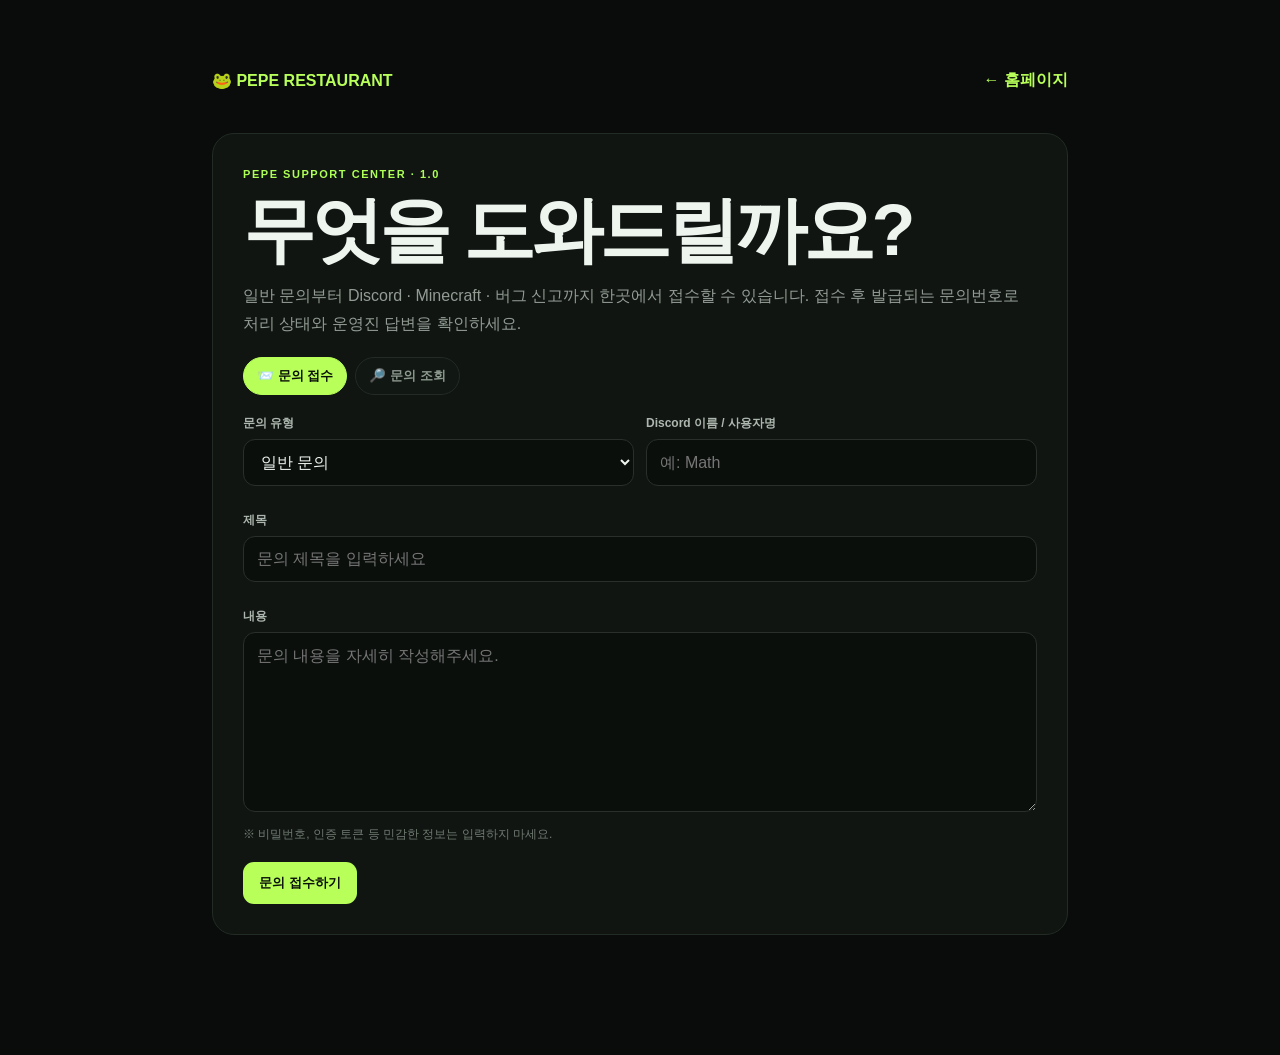
<file: support.html>
<!doctype html>
<html lang="ko">
<head>
  <meta charset="utf-8">
  <meta name="viewport" content="width=device-width,initial-scale=1">
  <meta name="theme-color" content="#090c0a">
  <title>PEPE SUPPORT CENTER</title>
  <link rel="icon" href="favicon.svg" type="image/svg+xml">
  <link rel="stylesheet" href="style.css?v=1.5.0-final">
  <style>
    .support-shell{max-width:900px;margin:0 auto;padding:70px 22px 120px}.support-top{display:flex;justify-content:space-between;align-items:center;margin-bottom:42px}.support-top a{color:#b8ff5a;text-decoration:none;font-weight:800}.support-card{background:#101512;border:1px solid #222b24;border-radius:22px;padding:30px;margin-top:16px}.support-card h1{font-size:clamp(42px,7vw,72px);line-height:.95;letter-spacing:-.055em;margin:14px 0 18px}.support-card h2{font-size:30px;margin:5px 0 18px}.support-card p{color:#929c94;line-height:1.7}.support-grid{display:grid;grid-template-columns:1fr 1fr;gap:12px}.support-field{display:grid;gap:7px;margin-top:14px}.support-field label{font-size:12px;font-weight:800;color:#adb7af}.support-field input,.support-field select,.support-field textarea{width:100%;background:#0b0f0c;color:#eef5ef;border:1px solid #283029;border-radius:12px;padding:13px;font:inherit}.support-field textarea{min-height:180px;resize:vertical}.support-field.full{grid-column:1/-1}.support-actions{display:flex;gap:10px;margin-top:18px}.support-result{margin-top:18px;padding:16px;border:1px solid #283229;border-radius:12px;background:#0b0f0c;display:none}.support-result.show{display:block}.support-ticket{font-family:ui-monospace,SFMono-Regular,Menlo,monospace;color:#b8ff5a;font-weight:900}.support-state{display:inline-block;border:1px solid #344036;border-radius:999px;padding:4px 9px;font-size:11px;color:#b8ff5a}.support-reply{white-space:pre-wrap;background:#111713;border-radius:10px;padding:14px;margin-top:12px;color:#dce5de}.support-tabs{display:flex;gap:8px;margin:20px 0 6px}.support-tab{background:#111713;color:#8d988f;border:1px solid #222b24;border-radius:999px;padding:9px 13px;cursor:pointer;font-weight:800}.support-tab.active{background:#b8ff5a;color:#091006;border-color:#b8ff5a}.support-pane{display:none}.support-pane.active{display:block}.support-note{font-size:12px;color:#707b72!important}.support-error{color:#ff8d8d!important}.support-ok{color:#b8ff5a!important}@media(max-width:650px){.support-grid{grid-template-columns:1fr}.support-field.full{grid-column:auto}.support-actions{flex-direction:column}.support-actions button{width:100%}}
  </style>
</head>
<body>
  <main class="support-shell">
    <div class="support-top"><a href="index.html">🐸 PEPE RESTAURANT</a><a href="index.html">← 홈페이지</a></div>
    <section class="support-card">
      <small>PEPE SUPPORT CENTER · 1.0</small>
      <h1>무엇을 도와드릴까요?</h1>
      <p>일반 문의부터 Discord · Minecraft · 버그 신고까지 한곳에서 접수할 수 있습니다. 접수 후 발급되는 문의번호로 처리 상태와 운영진 답변을 확인하세요.</p>
      <div class="support-tabs">
        <button class="support-tab active" data-support-tab="write" type="button">📨 문의 접수</button>
        <button class="support-tab" data-support-tab="lookup" type="button">🔎 문의 조회</button>
      </div>
      <div class="support-pane active" data-support-pane="write">
        <form id="support-form">
          <div class="support-grid">
            <div class="support-field"><label for="support-category">문의 유형</label><select id="support-category" required><option>일반 문의</option><option>신고</option><option>Minecraft</option><option>Discord 초대</option><option>버그</option><option>기타</option></select></div>
            <div class="support-field"><label for="support-discord">Discord 이름 / 사용자명</label><input id="support-discord" maxlength="80" placeholder="예: Math" autocomplete="off"></div>
            <div class="support-field full"><label for="support-title">제목</label><input id="support-title" maxlength="120" minlength="2" required placeholder="문의 제목을 입력하세요"></div>
            <div class="support-field full"><label for="support-content">내용</label><textarea id="support-content" maxlength="3000" minlength="5" required placeholder="문의 내용을 자세히 작성해주세요."></textarea></div>
          </div>
          <p class="support-note">※ 비밀번호, 인증 토큰 등 민감한 정보는 입력하지 마세요.</p>
          <div class="support-actions"><button class="portal-button" id="support-submit" type="submit">문의 접수하기</button></div>
        </form>
        <div class="support-result" id="support-submit-result"></div>
      </div>
      <div class="support-pane" data-support-pane="lookup">
        <div class="support-field"><label for="support-ticket-id">문의번호</label><input id="support-ticket-id" placeholder="PS-20260825-0001" autocomplete="off"></div>
        <div class="support-actions"><button class="portal-button secondary" id="support-lookup" type="button">문의 상태 조회</button></div>
        <div class="support-result" id="support-lookup-result"></div>
      </div>
    </section>
  </main>
  <script src="config.js?v=1.5.0-final"></script>
  <script src="support.js?v=1.0.0"></script>
</body>
</html>
</file>
<file: style.css>
*{box-sizing:border-box}html{scroll-behavior:smooth}body{margin:0;background:#090c0a;color:#eef5ef;font-family:-apple-system,BlinkMacSystemFont,"Noto Sans KR",sans-serif}.bg-glow{position:fixed;inset:-30%;pointer-events:none;background:radial-gradient(circle at 65% 20%,#b8ff5a10,transparent 30%);z-index:-1}nav{height:72px;position:sticky;top:0;z-index:10;background:#090c0add;backdrop-filter:blur(15px);border-bottom:1px solid #ffffff10;display:flex;align-items:center;justify-content:space-between;padding:0 max(22px,calc((100% - 1100px)/2))}.brand{color:#fff;text-decoration:none;font-weight:900}.nav-links a{color:#aab4ac;text-decoration:none;margin-left:18px;font-size:13px}.join,.button{background:#b8ff5a!important;color:#091006!important;padding:11px 16px;border-radius:11px;font-weight:800;text-decoration:none;display:inline-block}.ghost{background:transparent!important;color:#d9e3dc!important;border:1px solid #2a332c}.hero-actions{display:flex;gap:10px;margin-top:28px}header{max-width:1100px;margin:auto;min-height:700px;padding:130px 22px;display:grid;grid-template-columns:1.45fr .75fr;gap:50px;align-items:center}small,.label{color:#adff55;font-weight:900;letter-spacing:.14em;font-size:11px}h1{font-size:clamp(58px,8.5vw,105px);line-height:.88;letter-spacing:-.065em;margin:25px 0}h1 em{font-style:normal;color:#b8ff5a}header p,.lead{color:#96a098;font-size:18px;line-height:1.8;max-width:720px}.card,article{background:#101512;border:1px solid #222b24;border-radius:19px}.hero-status{padding:22px;box-shadow:0 30px 80px #0006}.status-head{display:flex;align-items:center;justify-content:space-between;margin-bottom:18px}.status-head strong{display:block;margin-top:6px;font-size:19px}.dot{width:9px;height:9px;border-radius:50%;display:inline-block}.dot.ok{background:#b8ff5a;box-shadow:0 0 14px #b8ff5a}.dot.bad{background:#ff6464;box-shadow:0 0 14px #ff6464}.dot.loading{background:#f3c969}.status-grid{display:grid;grid-template-columns:1fr 1fr;gap:10px}.status-grid>div{background:#0b0f0c;border:1px solid #1c241e;padding:12px;border-radius:12px}.status-grid small{display:block;color:#687369;font-size:9px}.status-grid b{display:block;margin-top:4px;font-size:13px}.mini{margin-top:14px;width:100%;background:#1b241d;color:#b8ff5a;border:0;border-radius:9px;padding:9px;cursor:pointer;font-weight:700}section{max-width:1100px;margin:auto;padding:100px 22px;border-top:1px solid #ffffff10}h2{font-size:clamp(38px,5vw,64px);letter-spacing:-.05em;margin:12px 0 24px}.grid{display:grid;gap:14px;margin-top:45px}.three{grid-template-columns:repeat(3,1fr)}.two{grid-template-columns:repeat(2,1fr)}article{padding:27px;font-size:28px}article h3{font-size:21px}article p{font-size:15px;color:#929c94;line-height:1.7}mark{font-size:10px;background:transparent;color:#b8ff5a;border:1px solid #b8ff5a55;padding:5px 8px;border-radius:6px}.feature-strip{display:grid;grid-template-columns:repeat(4,1fr);gap:10px;margin-top:16px}.feature-strip>div{display:flex;align-items:center;gap:10px;border:1px solid #202820;background:#0d120e;padding:14px;border-radius:13px}.feature-strip b{font-size:20px}.feature-strip strong,.feature-strip small{display:block}.feature-strip small{color:#758078;letter-spacing:0;font-size:10px;margin-top:3px}.mc{display:grid;grid-template-columns:1fr 1fr;gap:45px;align-items:center}.mc-live{display:flex;gap:9px;align-items:center;color:#7f8a82;font-size:13px}.mc-live b{color:#dfe7e1}.server{font-size:15px}.server-row{display:flex;justify-content:space-between;gap:15px;align-items:center}.server code{display:block;color:#b8ff5a;margin-top:10px;overflow-wrap:anywhere}.server button{background:#1c251e;border:0;color:#b8ff5a;padding:8px 10px;border-radius:8px;cursor:pointer}.server hr{border:0;border-top:1px solid #293129;margin:25px 0}.discord-panel{display:grid;grid-template-columns:1fr 1fr;gap:12px}.discord-panel article{display:flex;align-items:center;gap:18px}.discord-icon{font-size:30px}.discord-panel strong{display:block;font-size:30px;margin-top:4px}.discord-wide{grid-column:1/-1;justify-content:space-between}.discord-wide strong{font-size:22px}.muted{font-size:12px;color:#7f8a82}.hint{font-size:12px;color:#6d776f;margin-top:14px}.staff-grid{display:grid;grid-template-columns:repeat(3,1fr);gap:12px}.staff-card{text-align:center}.staff-avatar{width:72px;height:72px;border-radius:50%;display:grid;place-items:center;margin:0 auto 14px;background:#182019;border:1px solid #2b362e;font-size:30px}.staff-card h3{margin:0 0 6px}.staff-role{font-size:11px;color:#b8ff5a;font-weight:800}.staff-card p{font-size:13px}.rules{display:grid;grid-template-columns:1fr 1fr;gap:10px}.rules>div{display:flex;gap:18px;padding:20px;border:1px solid #202820;border-radius:15px;background:#0e130f}.rules span{font-size:12px;color:#b8ff5a;font-weight:900}.rules p{margin:0;color:#8f9992;line-height:1.6;font-size:14px}.rules b{color:#eaf1ec}.section-title-row{display:flex;align-items:end;justify-content:space-between;gap:20px}.filters{display:flex;gap:7px;flex-wrap:wrap}.filter{background:#111713;color:#8d988f;border:1px solid #222b24;border-radius:999px;padding:7px 11px;cursor:pointer}.filter.active{color:#0a1007;background:#b8ff5a;border-color:#b8ff5a;font-weight:800}.timeline{display:grid;gap:10px}.notice-card{display:grid;grid-template-columns:100px 1fr auto;gap:20px;align-items:start;padding:19px;border:1px solid #202820;border-radius:14px;background:#0e130f}.notice-card time{color:#77827a;font-size:12px}.notice-card h3{margin:0 0 7px;font-size:17px}.notice-card p{margin:0;color:#8b968e;font-size:14px}.notice-type{font-size:10px;border:1px solid #2b372e;color:#b8ff5a;border-radius:6px;padding:5px 7px}.faq-list details{border-bottom:1px solid #242b25;padding:20px 2px}.faq-list summary{font-weight:800;cursor:pointer}.faq-list p{color:#939e96;line-height:1.7}.cta{text-align:center;padding:130px 22px}.cta>div{font-size:55px}.cta p{color:#929c94;margin-bottom:30px}footer{max-width:1100px;margin:auto;padding:35px 22px 55px;border-top:1px solid #ffffff10;display:flex;justify-content:space-between;color:#6f7971;font-size:12px}#toast{position:fixed;bottom:25px;left:50%;transform:translateX(-50%) translateY(10px);background:#eef5ef;color:#111;padding:10px 14px;border-radius:9px;opacity:0;transition:.2s;z-index:30}#toast.show{opacity:1;transform:translateX(-50%) translateY(0)}#top-button{position:fixed;right:22px;bottom:22px;width:40px;height:40px;border-radius:50%;border:1px solid #2c352e;background:#101512;color:#b8ff5a;display:none;cursor:pointer}.reveal{opacity:0;transform:translateY(18px);transition:.55s ease}.reveal.visible{opacity:1;transform:none}@media(max-width:900px){header{grid-template-columns:1fr;padding-top:95px}.hero-status{max-width:520px}.feature-strip{grid-template-columns:1fr 1fr}.mc{grid-template-columns:1fr}.rules{grid-template-columns:1fr}.staff-grid{grid-template-columns:1fr 1fr}.nav-links a:not(.join){display:none}}@media(max-width:620px){.grid,.two,.three{grid-template-columns:1fr}.feature-strip,.staff-grid{grid-template-columns:1fr}.discord-panel{grid-template-columns:1fr}.discord-wide{grid-column:auto;display:block}.discord-wide .button{margin-top:12px}.hero-actions{flex-direction:column}.hero-actions a{text-align:center}.status-grid{grid-template-columns:1fr 1fr}.notice-card{grid-template-columns:1fr}.section-title-row{display:block}.filters{margin-bottom:20px}section{padding:75px 20px}header{padding-left:20px;padding-right:20px}.brand span{display:none}}
.discord-meta{margin-top:8px!important;font-size:12px!important;color:#707b72!important}.discord-meta b{font-size:12px!important;color:#b8ff5a!important;font-weight:800}


.verified-login{width:100%;margin-top:14px;background:#b8ff5a!important;color:#091006!important;font-weight:900!important;padding:12px 14px!important}
.auth-message{min-height:18px;color:#f0c66d!important;font-size:12px!important}
.auth-logout{margin-top:10px;background:#171d18!important;color:#879189!important;border:1px solid #293129!important}
#server-link-locked>p{margin-bottom:0}


.portal{max-width:860px;margin:0 auto;padding:90px 22px 130px}
.portal-top{display:flex;align-items:center;justify-content:space-between;margin-bottom:55px}
.portal-top a{color:#b8ff5a;text-decoration:none;font-weight:800}
.portal-card{background:#101512;border:1px solid #222b24;border-radius:22px;padding:30px;margin-top:18px}
.portal-card h1{font-size:clamp(38px,7vw,70px);line-height:.95;margin:12px 0 18px;letter-spacing:-.055em}
.portal-card p{color:#929c94;line-height:1.7}
.portal-button{display:inline-block;background:#b8ff5a;color:#091006;border:0;border-radius:11px;padding:12px 16px;font-weight:900;cursor:pointer;text-decoration:none}
.portal-button.secondary{background:#1b241d;color:#b8ff5a}
.portal-input{width:100%;min-height:120px;resize:vertical;background:#0b0f0c;border:1px solid #283029;color:#eef5ef;border-radius:12px;padding:14px;font:inherit;margin:12px 0}
.portal-status{margin-top:16px;padding:14px;border-radius:12px;background:#0b0f0c;border:1px solid #202820}
.invite-reveal{word-break:break-all;font-family:ui-monospace,SFMono-Regular,Menlo,monospace;color:#b8ff5a;font-weight:800}
.request-list{display:grid;gap:12px;margin-top:20px}
.request-item{background:#0d120e;border:1px solid #202820;border-radius:14px;padding:18px}
.request-item-head{display:flex;justify-content:space-between;gap:14px;align-items:start}
.request-item small{color:#7f8a82}
.request-actions{display:flex;gap:8px;margin-top:14px}
.approve-btn,.deny-btn{border:0;border-radius:9px;padding:9px 12px;font-weight:800;cursor:pointer}
.approve-btn{background:#b8ff5a;color:#091006}.deny-btn{background:#2a1717;color:#ff8d8d}
.status-pending{color:#f0c66d}.status-approved{color:#b8ff5a}.status-denied{color:#ff8d8d}


.admin-shell{min-height:100vh;display:grid;grid-template-columns:240px 1fr;background:#090c0a}
.admin-sidebar{position:sticky;top:0;height:100vh;padding:26px 16px;border-right:1px solid #202820;background:#0b0f0c;display:flex;flex-direction:column}
.admin-brand{color:#fff;text-decoration:none;font-weight:900;padding:8px 10px 24px}
.admin-nav{display:grid;gap:6px}
.admin-tab{display:flex;align-items:center;justify-content:space-between;width:100%;background:transparent;color:#8e9991;border:0;border-radius:10px;padding:12px;text-align:left;font:inherit;font-weight:750;cursor:pointer}
.admin-tab:hover,.admin-tab.active{background:#182019;color:#eaf2ec}.admin-tab b{background:#263228;color:#b8ff5a;border-radius:999px;padding:2px 7px;font-size:10px}
.admin-home{margin-top:auto;color:#778179;text-decoration:none;padding:12px}
.admin-main{padding:42px;min-width:0}.admin-header{display:flex;justify-content:space-between;gap:20px;align-items:flex-end;margin-bottom:30px}.admin-header h1{font-size:42px;margin:5px 0 0;letter-spacing:-.05em}.admin-header-actions{display:flex;align-items:center;gap:8px;color:#8e9991}
.admin-pane{display:none}.admin-pane.active{display:block}.admin-stat-grid{display:grid;grid-template-columns:repeat(3,1fr);gap:12px}.admin-stat-grid article,.admin-live-grid article{background:#101512;border:1px solid #222b24;border-radius:17px;padding:22px}.admin-stat-grid small{color:#7f8b82}.admin-stat-grid strong{display:block;color:#b8ff5a;font-size:34px;margin-top:7px}
.admin-live-grid{display:grid;grid-template-columns:repeat(3,1fr);gap:12px;margin-top:12px}.admin-live-grid h3{margin:0 0 12px}.admin-live-grid strong{font-size:23px;color:#b8ff5a}.admin-live-grid p{color:#818b84;margin-bottom:0}
.admin-section-head{display:flex;align-items:end;justify-content:space-between;gap:18px;margin-bottom:20px}.admin-section-head h2{font-size:32px;margin:5px 0 0}.admin-section-head>span{font-size:12px;color:#6f7a71}
.admin-list{display:grid;gap:10px}.admin-request,.admin-log{background:#101512;border:1px solid #222b24;border-radius:15px;padding:19px}.admin-request-top{display:flex;justify-content:space-between;gap:15px}.admin-request h3{margin:0 0 4px}.admin-request small,.admin-log span{color:#718078;font-size:11px}.admin-request p{color:#a1aaa3;line-height:1.6}.admin-empty{border:1px dashed #283229;border-radius:15px;padding:45px;text-align:center;color:#69746c}
.admin-table-wrap{overflow:auto;border:1px solid #222b24;border-radius:15px}.admin-table{width:100%;border-collapse:collapse;background:#101512}.admin-table th,.admin-table td{text-align:left;padding:14px 16px;border-bottom:1px solid #202820;font-size:13px}.admin-table th{color:#7d887f;font-size:11px}.admin-table small{color:#707b73}.admin-log{display:grid;grid-template-columns:165px 180px 1fr;align-items:center;gap:12px}.admin-log p{margin:0;color:#9ca69f}
.admin-login-card{max-width:620px;margin:12vh auto;background:#101512;border:1px solid #222b24;border-radius:22px;padding:34px}.admin-login-card h1{font-size:50px;letter-spacing:-.055em;margin:10px 0}.admin-login-card p{color:#929c94}
@media(max-width:850px){.admin-shell{grid-template-columns:1fr}.admin-sidebar{position:relative;height:auto;display:block}.admin-nav{display:flex;overflow:auto}.admin-tab{min-width:max-content}.admin-home{display:none}.admin-main{padding:24px 18px}.admin-stat-grid,.admin-live-grid{grid-template-columns:1fr 1fr}.admin-header{align-items:start;flex-direction:column}.admin-log{grid-template-columns:1fr}}
@media(max-width:560px){.admin-stat-grid,.admin-live-grid{grid-template-columns:1fr}.admin-main{padding:20px 14px}.admin-header-actions{flex-wrap:wrap}.admin-section-head{display:block}}


/* ===== 1.3.6a ADMIN DASHBOARD LAYOUT FIX ===== */
.admin-shell{
  grid-template-columns:210px minmax(0,1fr)!important;
}
.admin-sidebar{
  width:210px!important;
  padding:22px 12px!important;
}
.admin-main{
  width:100%!important;
  max-width:1440px!important;
  margin:0 auto!important;
  padding:34px clamp(18px,3vw,42px)!important;
}
.admin-header{
  align-items:center!important;
  margin-bottom:24px!important;
}
.admin-header h1{
  font-size:clamp(30px,3.4vw,46px)!important;
}
.admin-stat-grid{
  grid-template-columns:repeat(6,minmax(120px,1fr))!important;
  gap:10px!important;
}
.admin-stat-grid article{
  min-height:108px!important;
  padding:18px!important;
}
.admin-stat-grid strong{
  font-size:30px!important;
}
.admin-live-grid{
  grid-template-columns:repeat(3,minmax(0,1fr))!important;
  gap:10px!important;
}
.admin-live-grid article{
  min-height:132px!important;
  padding:20px!important;
}
.admin-section-head h2{
  font-size:clamp(26px,3vw,36px)!important;
}
.admin-table{
  min-width:780px!important;
}
.admin-request{
  padding:18px 20px!important;
}
.admin-log{
  grid-template-columns:150px 170px minmax(0,1fr)!important;
}
@media(max-width:1200px){
  .admin-stat-grid{grid-template-columns:repeat(3,1fr)!important}
}
@media(max-width:900px){
  .admin-shell{grid-template-columns:1fr!important}
  .admin-sidebar{position:relative!important;width:100%!important;height:auto!important}
  .admin-main{max-width:none!important;padding:22px 16px!important}
  .admin-live-grid{grid-template-columns:1fr 1fr!important}
}
@media(max-width:620px){
  .admin-stat-grid,.admin-live-grid{grid-template-columns:1fr 1fr!important}
  .admin-header-actions{width:100%!important}
  .admin-header-actions #admin-name{width:100%!important}
}
@media(max-width:430px){
  .admin-stat-grid,.admin-live-grid{grid-template-columns:1fr!important}
}


/* ===== PEPE SYSTEMS POPUPS ===== */
.system-more,.system-mini-more{border:0;cursor:pointer;font:inherit;font-weight:850}
.system-more{margin-top:18px;background:transparent;color:#b8ff5a;padding:0}
.system-more:hover{transform:translateX(3px)}
.system-mini-more{display:inline-flex;margin-top:10px;padding:7px 10px;border-radius:8px;background:#182019;color:#9fab9f;font-size:11px}
.system-mini-more:hover{background:#222d24;color:#b8ff5a}
.system-modal{position:fixed;inset:0;z-index:9999;display:grid;place-items:center;padding:22px;opacity:0;pointer-events:none;transition:opacity .2s ease}
.system-modal.open{opacity:1;pointer-events:auto}
.system-modal-backdrop{position:absolute;inset:0;background:rgba(2,5,3,.78);backdrop-filter:blur(9px)}
.system-modal-panel{position:relative;width:min(680px,100%);max-height:min(760px,88vh);overflow:auto;background:#101512;border:1px solid #2a352c;border-radius:24px;padding:34px;box-shadow:0 28px 90px rgba(0,0,0,.48);transform:translateY(14px) scale(.985);transition:transform .22s ease}
.system-modal.open .system-modal-panel{transform:none}
.system-modal-close{position:absolute;right:18px;top:16px;width:38px;height:38px;border:1px solid #2a352c;border-radius:50%;background:#151c17;color:#9aa69d;font-size:24px;cursor:pointer}
.system-modal-close:hover{color:#b8ff5a;border-color:#455548}
.system-modal-icon{font-size:38px;margin-bottom:20px}
.system-modal-panel small{color:#b8ff5a;font-weight:900;letter-spacing:.12em}
.system-modal-panel h2{font-size:clamp(34px,6vw,56px);line-height:1;margin:10px 0 16px;letter-spacing:-.055em}
.system-modal-lead{font-size:17px!important;color:#d5ddd7!important;line-height:1.7!important}
.system-modal-body{border-top:1px solid #222b24;margin-top:22px;padding-top:10px}
.system-modal-body p{color:#919c94;line-height:1.75;margin:14px 0}
.system-modal-tags{display:flex;flex-wrap:wrap;gap:7px;margin-top:24px}
.system-modal-tags span{border:1px solid #2b372d;background:#151c17;color:#a9b4ac;border-radius:999px;padding:7px 10px;font-size:11px;font-weight:800}
body.modal-open{overflow:hidden}
@media(max-width:560px){.system-modal{padding:12px}.system-modal-panel{padding:28px 20px 22px;border-radius:18px}.system-modal-panel h2{font-size:38px}}

/* ===== 1.3.6c PEPE SYSTEMS INTERACTION FIX ===== */
.system-card{position:relative}
.system-card .system-more{
  display:inline-flex!important;
  align-items:center;
  margin-top:18px!important;
  padding:9px 12px!important;
  border:1px solid #334037!important;
  border-radius:9px!important;
  background:#151c17!important;
  color:#b8ff5a!important;
  font-size:12px!important;
  font-weight:900!important;
  cursor:pointer!important;
  transition:.18s ease!important;
}
.system-card .system-more:hover{background:#1d271f!important;transform:translateY(-1px)!important}
.feature-strip .system-feature{
  appearance:none;
  width:100%;
  display:grid!important;
  grid-template-columns:auto 1fr;
  gap:10px!important;
  align-items:center;
  text-align:left;
  border:1px solid #202820!important;
  background:#0d120e!important;
  color:#eef5ef!important;
  padding:14px!important;
  border-radius:13px!important;
  cursor:pointer!important;
  font:inherit!important;
  position:relative;
  transition:.18s ease;
}
.feature-strip .system-feature:hover{
  border-color:#3b4b3f!important;
  background:#121913!important;
  transform:translateY(-2px);
}
.feature-strip .system-feature>b{font-size:20px}
.feature-strip .system-feature span{display:block}
.feature-strip .system-feature strong,.feature-strip .system-feature small{display:block}
.feature-strip .system-feature small{color:#758078;letter-spacing:0;font-size:10px;margin-top:3px}
.feature-strip .system-feature em{
  grid-column:2;
  font-style:normal;
  font-size:10px;
  color:#b8ff5a;
  margin-top:2px;
}


/* ===== 1.3.6d ADMIN DASHBOARD RATIO RESET ===== */
.admin-shell{
  display:grid!important;
  grid-template-columns:220px minmax(0,1fr)!important;
  min-height:100vh!important;
}

.admin-sidebar{
  width:220px!important;
  min-width:220px!important;
  height:100vh!important;
  position:sticky!important;
  top:0!important;
  padding:24px 14px!important;
}

.admin-main{
  width:100%!important;
  max-width:1360px!important;
  margin:0 auto!important;
  padding:36px 34px 70px!important;
}

.admin-header{
  display:flex!important;
  justify-content:space-between!important;
  align-items:center!important;
  gap:18px!important;
  margin-bottom:26px!important;
}

.admin-header h1{
  font-size:38px!important;
  line-height:1.05!important;
  margin:5px 0 0!important;
}

.admin-header-actions{
  display:flex!important;
  align-items:center!important;
  gap:8px!important;
  flex-wrap:wrap!important;
}

/* 상단 통계는 3 x 2가 가장 안정적으로 보이게 */
.admin-stat-grid{
  display:grid!important;
  grid-template-columns:repeat(3,minmax(0,1fr))!important;
  gap:12px!important;
}

.admin-stat-grid article{
  min-height:118px!important;
  padding:20px 22px!important;
  border-radius:16px!important;
}

.admin-stat-grid small{
  font-size:11px!important;
}

.admin-stat-grid strong{
  font-size:34px!important;
  line-height:1!important;
  margin-top:12px!important;
}

/* 실시간 상태 3개는 한 줄 */
.admin-live-grid{
  display:grid!important;
  grid-template-columns:repeat(3,minmax(0,1fr))!important;
  gap:12px!important;
  margin-top:12px!important;
}

.admin-live-grid article{
  min-height:148px!important;
  padding:22px!important;
  border-radius:16px!important;
}

.admin-live-grid h3{
  font-size:17px!important;
  margin:0 0 14px!important;
}

.admin-live-grid strong{
  font-size:24px!important;
}

.admin-live-grid p{
  font-size:13px!important;
  line-height:1.55!important;
}

/* 각 관리 화면 */
.admin-section-head{
  display:flex!important;
  justify-content:space-between!important;
  align-items:flex-end!important;
  gap:20px!important;
  margin-bottom:18px!important;
}

.admin-section-head h2{
  font-size:30px!important;
  line-height:1.05!important;
  margin:5px 0 0!important;
}

.admin-list{
  gap:12px!important;
}

.admin-request{
  padding:20px 22px!important;
  border-radius:15px!important;
}

.admin-request-top h3{
  font-size:17px!important;
}

.admin-table-wrap{
  width:100%!important;
  overflow-x:auto!important;
  border-radius:15px!important;
}

.admin-table{
  width:100%!important;
  min-width:760px!important;
}

.admin-table th,
.admin-table td{
  padding:13px 15px!important;
  font-size:13px!important;
}

/* 관리자 로그는 시간 / 관리자 / 내용 비율 */
.admin-log{
  display:grid!important;
  grid-template-columns:150px 180px minmax(0,1fr)!important;
  gap:14px!important;
  align-items:center!important;
  padding:16px 18px!important;
}

/* 로그인 카드도 본문 비율에 맞춤 */
.admin-login-card{
  width:min(620px,100%)!important;
  margin:10vh auto!important;
  padding:34px!important;
}

.admin-login-card h1{
  font-size:44px!important;
}

/* 1100 이하: 사이드바는 유지하고 카드만 2열 */
@media(max-width:1100px){
  .admin-main{
    padding:30px 24px 60px!important;
  }

  .admin-stat-grid{
    grid-template-columns:repeat(2,minmax(0,1fr))!important;
  }

  .admin-live-grid{
    grid-template-columns:1fr!important;
  }

  .admin-live-grid article{
    min-height:auto!important;
  }
}

/* 태블릿 이하: 좌측 메뉴를 상단 메뉴로 전환 */
@media(max-width:820px){
  .admin-shell{
    grid-template-columns:1fr!important;
  }

  .admin-sidebar{
    position:relative!important;
    width:100%!important;
    min-width:0!important;
    height:auto!important;
    padding:14px 14px 10px!important;
    border-right:0!important;
    border-bottom:1px solid #202820!important;
  }

  .admin-brand{
    display:block!important;
    padding:6px 8px 14px!important;
  }

  .admin-nav{
    display:flex!important;
    gap:6px!important;
    overflow-x:auto!important;
    padding-bottom:4px!important;
  }

  .admin-tab{
    min-width:max-content!important;
    padding:10px 12px!important;
  }

  .admin-home{
    display:none!important;
  }

  .admin-main{
    padding:24px 18px 50px!important;
  }

  .admin-header{
    align-items:flex-start!important;
  }
}

/* 모바일 */
@media(max-width:560px){
  .admin-main{
    padding:20px 14px 40px!important;
  }

  .admin-header{
    flex-direction:column!important;
  }

  .admin-header h1{
    font-size:32px!important;
  }

  .admin-header-actions{
    width:100%!important;
  }

  .admin-header-actions #admin-name{
    width:100%!important;
    margin-bottom:4px!important;
  }

  .admin-stat-grid{
    grid-template-columns:1fr 1fr!important;
    gap:9px!important;
  }

  .admin-stat-grid article{
    min-height:100px!important;
    padding:16px!important;
  }

  .admin-stat-grid strong{
    font-size:28px!important;
  }

  .admin-section-head{
    display:block!important;
  }

  .admin-section-head>span{
    display:block!important;
    margin-top:8px!important;
  }

  .admin-log{
    grid-template-columns:1fr!important;
  }
}

@media(max-width:390px){
  .admin-stat-grid{
    grid-template-columns:1fr!important;
  }
}

/* ===== 1.3.7 PEPE SYSTEMS VISUAL FIX ===== */
.system-grid{align-items:stretch}
.system-card{display:flex;flex-direction:column;min-height:250px}
.system-card p{flex:1}
.system-card-footer{display:flex;align-items:center;justify-content:space-between;gap:12px;margin-top:20px}
.system-card mark{background:transparent!important;color:#b8ff5a!important;border:1px solid #5d8b2d!important;border-radius:6px!important;padding:5px 8px!important;font-size:10px!important;font-weight:900!important}
.system-card .system-more{margin:0!important;padding:8px 0!important;border:0!important;background:transparent!important;color:#b8ff5a!important;font-size:13px!important}
.system-feature-grid{display:grid;grid-template-columns:repeat(4,minmax(0,1fr));gap:12px;margin-top:14px}
.system-feature-card{
  appearance:none!important;
  border:1px solid #222b24!important;
  background:#101512!important;
  color:#edf4ee!important;
  min-height:150px!important;
  border-radius:15px!important;
  padding:20px!important;
  text-align:left!important;
  display:flex!important;
  flex-direction:column!important;
  align-items:flex-start!important;
  cursor:pointer!important;
  font:inherit!important;
  transition:transform .18s ease,border-color .18s ease,background .18s ease!important;
}
.system-feature-card:hover{transform:translateY(-3px)!important;border-color:#405044!important;background:#131a15!important}
.system-feature-icon{font-size:25px;margin-bottom:18px}
.system-feature-card strong{font-size:15px!important;color:#eef5ef!important;margin-bottom:5px}
.system-feature-card small{font-size:11px!important;color:#7f8a82!important;letter-spacing:0!important}
.system-feature-card em{font-style:normal!important;color:#b8ff5a!important;font-size:11px!important;margin-top:auto!important;padding-top:18px!important}
@media(max-width:800px){.system-feature-grid{grid-template-columns:1fr 1fr}}
@media(max-width:460px){.system-feature-grid{grid-template-columns:1fr}.system-card-footer{align-items:flex-start;flex-direction:column}}


/* ===== 1.3.9 NOTICE CATEGORIES / MORE ===== */
.notice-more-wrap{display:flex;justify-content:center;margin-top:18px}
.notice-more-btn{
  border:1px solid #2d3930;
  background:#121813;
  color:#b8ff5a;
  border-radius:10px;
  padding:10px 16px;
  font:inherit;
  font-size:12px;
  font-weight:900;
  cursor:pointer;
  transition:.18s ease;
}
.notice-more-btn:hover{background:#182019;border-color:#425246;transform:translateY(-1px)}
.notice-card{position:relative}
.notice-card h3{display:flex;align-items:center;gap:7px}
.notice-icon{font-size:15px}
.notice-type{font-weight:900}
.notice-type-notice{color:#8fb6ff!important;border-color:#30486f!important;background:#111b2b!important}
.notice-type-update{color:#ffe179!important;border-color:#665728!important;background:#211d0e!important}
.notice-type-minecraft{color:#b8ff5a!important;border-color:#46652a!important;background:#14200f!important}
.notice-card.notice-notice{border-left:3px solid #6e9fe8}
.notice-card.notice-update{border-left:3px solid #e4bf47}
.notice-card.notice-minecraft{border-left:3px solid #8fd848}


/* ===== 1.4.0 PEPE MINECRAFT INTRO ===== */
#mc.mc{row-gap:26px}
.mc-intro{align-self:start}
.mc-about-button{
  display:inline-flex;
  align-items:center;
  margin-top:24px;
  padding:10px 13px;
  border:1px solid #344136;
  border-radius:10px;
  background:#121813;
  color:#b8ff5a;
  font:inherit;
  font-size:12px;
  font-weight:900;
  cursor:pointer;
  transition:.18s ease;
}
.mc-about-button:hover{background:#182019;border-color:#485a4c;transform:translateY(-1px)}
.mc-feature-grid{
  grid-column:1/-1;
  display:grid;
  grid-template-columns:repeat(4,minmax(0,1fr));
  gap:12px;
}
.mc-feature-card{
  appearance:none;
  min-height:145px;
  display:flex;
  flex-direction:column;
  align-items:flex-start;
  padding:20px;
  border:1px solid #222b24;
  border-radius:15px;
  background:#101512;
  color:#edf4ee;
  text-align:left;
  font:inherit;
  cursor:pointer;
  transition:.18s ease;
}
.mc-feature-card:hover{transform:translateY(-3px);border-color:#405044;background:#131a15}
.mc-feature-card>span{font-size:25px;margin-bottom:17px}
.mc-feature-card strong{font-size:15px;margin-bottom:5px}
.mc-feature-card small{color:#7e8981;letter-spacing:0;font-size:10px}
.mc-feature-card em{margin-top:auto;padding-top:17px;color:#b8ff5a;font-style:normal;font-size:11px;font-weight:850}

.mc-modal{position:fixed;inset:0;z-index:10020;display:grid;place-items:center;padding:22px;opacity:0;pointer-events:none;transition:.2s ease}
.mc-modal.open{opacity:1;pointer-events:auto}
.mc-modal-backdrop{position:absolute;inset:0;background:rgba(2,5,3,.8);backdrop-filter:blur(9px)}
.mc-modal-panel{
  position:relative;
  width:min(680px,100%);
  max-height:88vh;
  overflow:auto;
  padding:34px;
  border:1px solid #2a352c;
  border-radius:24px;
  background:#101512;
  box-shadow:0 28px 90px rgba(0,0,0,.5);
  transform:translateY(14px) scale(.985);
  transition:.22s ease;
}
.mc-modal.open .mc-modal-panel{transform:none}
.mc-modal-close{position:absolute;right:18px;top:16px;width:38px;height:38px;border:1px solid #2a352c;border-radius:50%;background:#151c17;color:#9aa69d;font-size:24px;cursor:pointer}
.mc-modal-close:hover{color:#b8ff5a;border-color:#455548}
.mc-modal-icon{font-size:38px;margin-bottom:20px}
.mc-modal-panel>small{color:#b8ff5a;font-weight:900;letter-spacing:.12em}
.mc-modal-panel h2{font-size:clamp(34px,6vw,56px);line-height:1;margin:10px 0 16px;letter-spacing:-.055em}
.mc-modal-lead{font-size:17px!important;color:#d5ddd7!important;line-height:1.7!important}
.mc-modal-body{border-top:1px solid #222b24;margin-top:22px;padding-top:10px}
.mc-modal-body p{color:#919c94;line-height:1.75;margin:14px 0}
.mc-modal-tags{display:flex;flex-wrap:wrap;gap:7px;margin-top:24px}
.mc-modal-tags span{border:1px solid #2b372d;background:#151c17;color:#a9b4ac;border-radius:999px;padding:7px 10px;font-size:11px;font-weight:800}

/* FAQ refresh */
.faq-lead{color:#7f8982;margin-top:-10px;margin-bottom:28px}
#faq .faq-list{display:grid;gap:9px}
#faq details{border:1px solid #222b24;background:#101512;border-radius:14px;overflow:hidden;transition:border-color .18s ease,background .18s ease}
#faq details[open]{border-color:#39483c;background:#121814}
#faq summary{list-style:none;cursor:pointer;padding:18px 20px;font-weight:850;color:#edf4ee;position:relative;padding-right:48px}
#faq summary::-webkit-details-marker{display:none}
#faq summary::after{content:"+";position:absolute;right:20px;top:50%;transform:translateY(-50%);color:#b8ff5a;font-size:22px;font-weight:500}
#faq details[open] summary::after{content:"−"}
#faq details p{margin:0;padding:0 20px 20px;color:#8e9991;line-height:1.75}
#faq details p b{color:#cdd7cf}

@media(max-width:800px){.mc-feature-grid{grid-template-columns:1fr 1fr}}
@media(max-width:520px){.mc-feature-grid{grid-template-columns:1fr}.mc-modal{padding:12px}.mc-modal-panel{padding:28px 20px 22px;border-radius:18px}}


/* ===== 1.4.1 FAQ MORE + MC VERSION ===== */
.faq-more-wrap{display:flex;justify-content:center;margin-top:18px}
.faq-more-btn{
  border:1px solid #2d3930;
  background:#121813;
  color:#b8ff5a;
  border-radius:10px;
  padding:10px 16px;
  font:inherit;
  font-size:12px;
  font-weight:900;
  cursor:pointer;
  transition:.18s ease;
}
.faq-more-btn:hover{background:#182019;border-color:#425246;transform:translateY(-1px)}
.mc-version-line{
  display:flex;
  align-items:center;
  gap:8px;
  margin-top:13px;
  color:#7f8982;
  font-size:12px;
}
.mc-version-line b{color:#c9d2cb}
.mc-version-line b.online{color:#b8ff5a}


/* ===== 1.4.2 PEPE ORIGINAL PLUGINS ===== */
.pepe-original{grid-column:1/-1;margin-top:8px;padding-top:28px;border-top:1px solid #222b24}
.pepe-original-head{max-width:780px;margin-bottom:18px}
.pepe-original-head>small{display:block;color:#b8ff5a;font-size:11px;font-weight:950;letter-spacing:.14em;margin-bottom:9px}
.pepe-original-head h3{margin:0 0 9px;color:#edf4ee;font-size:clamp(25px,4vw,36px);letter-spacing:-.035em}
.pepe-original-head p{margin:0;color:#858f88;line-height:1.7;font-size:13px}
.pepe-plugin-grid{display:grid;grid-template-columns:repeat(4,minmax(0,1fr));gap:12px}
.pepe-plugin-card{appearance:none;display:flex;min-height:160px;flex-direction:column;align-items:stretch;padding:18px;border:1px solid #222b24;border-radius:15px;background:#101512;color:#edf4ee;text-align:left;font:inherit;cursor:pointer;transition:.18s ease}
.pepe-plugin-card:hover{transform:translateY(-3px);border-color:#405044;background:#131a15}
.pepe-plugin-title{display:flex;align-items:flex-start;justify-content:space-between;gap:9px;margin-bottom:14px}
.pepe-plugin-title strong{font-size:14px;line-height:1.3;word-break:break-word}
.pepe-plugin-title span{flex:0 0 auto;border:1px solid #3b4b3e;border-radius:999px;background:#151d17;color:#b8ff5a;padding:4px 7px;font-size:8px;font-weight:950;letter-spacing:.08em}
.pepe-plugin-card p{margin:0;color:#818c84;font-size:11px;line-height:1.65}
.pepe-plugin-card em{margin-top:auto;padding-top:16px;color:#b8ff5a;font-size:10px;font-style:normal;font-weight:850}
@media(max-width:900px){.pepe-plugin-grid{grid-template-columns:repeat(2,minmax(0,1fr))}}
@media(max-width:520px){.pepe-original{padding-top:22px}.pepe-plugin-grid{grid-template-columns:1fr}.pepe-plugin-card{min-height:138px}}

/* ===== 1.5.0 MINECRAFT HUB / PEPE LIVE ===== */
.minecraft-hub-preview{display:grid;grid-template-columns:minmax(0,1fr) minmax(300px,.9fr);gap:28px;align-items:center}
.minecraft-hub-copy>small,.section-head-inline small{color:#b8ff5a;font-weight:950;letter-spacing:.14em}
.minecraft-hub-copy h2{font-size:clamp(38px,6vw,66px);line-height:.98;letter-spacing:-.055em;margin:12px 0 18px}
.minecraft-hub-card{min-height:250px;border:1px solid #263129;border-radius:22px;background:linear-gradient(145deg,#111813,#0d120f);padding:28px;display:flex;flex-direction:column;justify-content:space-between;color:#edf4ee;text-decoration:none;transition:.2s ease;box-shadow:0 22px 70px rgba(0,0,0,.24)}
.minecraft-hub-card:hover{transform:translateY(-5px);border-color:#4b654f;background:linear-gradient(145deg,#151e17,#101611)}
.minecraft-hub-icon{font-size:48px}.minecraft-hub-card small{display:block;color:#b8ff5a;font-size:10px;font-weight:950;letter-spacing:.12em;margin-bottom:8px}.minecraft-hub-card strong{display:block;font-size:28px;letter-spacing:-.04em}.minecraft-hub-card p{color:#7e8981;font-size:11px;letter-spacing:.06em}.minecraft-hub-card em{align-self:flex-end;color:#b8ff5a;font-style:normal;font-size:12px;font-weight:950}
.minecraft-page .bg-glow{position:fixed}.mc-page-hero{padding-bottom:70px}.mc-page-status .status-grid b{font-size:13px;word-break:break-word}
.section-head-inline{display:flex;align-items:flex-end;justify-content:space-between;gap:24px;margin-bottom:26px}.section-head-inline h2{margin:8px 0 0;font-size:clamp(34px,5vw,52px);letter-spacing:-.05em}.section-head-inline .lead{margin:12px 0 0;max-width:760px}.live-badge{display:inline-flex;align-items:center;gap:8px;border:1px solid #2b382e;border-radius:999px;background:#111713;padding:8px 12px;color:#aab5ad;font-size:10px;letter-spacing:.08em}.live-badge .dot{position:static;display:inline-block}
.mc-live-dashboard{padding-top:38px}.mc-live-metrics,.mc-stat-grid{display:grid;grid-template-columns:repeat(4,minmax(0,1fr));gap:12px}.mc-live-metrics article,.mc-stat-grid article{border:1px solid #222b24;border-radius:16px;background:#101512;padding:20px;min-height:145px;display:flex;flex-direction:column}.mc-live-metrics small,.mc-stat-grid small{color:#69736c;font-size:9px;font-weight:900;letter-spacing:.12em}.mc-live-metrics strong,.mc-stat-grid strong{color:#edf4ee;font-size:clamp(25px,4vw,38px);letter-spacing:-.05em;margin:18px 0 8px;line-height:1}.mc-live-metrics span,.mc-stat-grid span{margin-top:auto;color:#78837b;font-size:10px}
.minecraft-page #mc{padding-top:72px}.minecraft-page #mc .pepe-original{scroll-margin-top:90px}
.mc-data-section{border-top:1px solid #202823}.mc-player-list{display:grid;grid-template-columns:repeat(4,minmax(0,1fr));gap:12px}.mc-player-card{display:flex;align-items:center;gap:12px;border:1px solid #222b24;border-radius:14px;background:#101512;padding:14px}.mc-player-avatar{width:42px;height:42px;border-radius:9px;background:#172019;display:grid;place-items:center;font-size:20px;overflow:hidden}.mc-player-avatar img{width:100%;height:100%;object-fit:cover;image-rendering:pixelated}.mc-player-card strong{display:block;font-size:12px}.mc-player-card small{display:inline-block;margin-top:4px;color:#b8ff5a;font-size:8px;font-weight:900;letter-spacing:.08em}.mc-empty-state{grid-column:1/-1;border:1px dashed #2b352e;border-radius:14px;padding:30px;text-align:center;color:#778078;font-size:12px;background:#0e130f}.mc-data-note{margin:14px 0 0;color:#626c65;font-size:10px}
.ranking-tabs{display:flex;gap:8px;flex-wrap:wrap;margin-bottom:12px}.ranking-tab{border:1px solid #29332b;border-radius:999px;background:#101512;color:#8b958e;padding:8px 13px;font:inherit;font-size:10px;font-weight:900;cursor:pointer}.ranking-tab.active{background:#182119;border-color:#4a604e;color:#b8ff5a}.mc-ranking-list{border:1px solid #222b24;border-radius:16px;background:#101512;overflow:hidden}.mc-ranking-row{display:grid;grid-template-columns:48px 1fr auto;align-items:center;gap:12px;padding:13px 18px;border-bottom:1px solid #1c241e}.mc-ranking-row:last-child{border-bottom:0}.mc-ranking-pos{color:#69736c;font-size:11px;font-weight:950}.mc-ranking-row:nth-child(1) .mc-ranking-pos{color:#f0cf6a}.mc-ranking-row:nth-child(2) .mc-ranking-pos{color:#c5ccd0}.mc-ranking-row:nth-child(3) .mc-ranking-pos{color:#c99064}.mc-ranking-name{font-size:12px;font-weight:850}.mc-ranking-value{color:#b8ff5a;font-size:11px;font-weight:950}.mc-page-cta{margin-top:30px}
@media(max-width:900px){.minecraft-hub-preview{grid-template-columns:1fr}.mc-live-metrics,.mc-stat-grid,.mc-player-list{grid-template-columns:repeat(2,minmax(0,1fr))}}
@media(max-width:600px){.section-head-inline{align-items:flex-start;flex-direction:column}.mc-live-metrics,.mc-stat-grid,.mc-player-list{grid-template-columns:1fr}.minecraft-hub-card{min-height:210px}.mc-ranking-row{grid-template-columns:36px 1fr auto;padding:12px 13px}.mc-page-hero{padding-bottom:42px}}
</file>
<file: approval-support.css>
.support-reply-modal{position:fixed;inset:0;z-index:120;display:none;align-items:center;justify-content:center;padding:22px}.support-reply-modal.open{display:flex}.support-reply-backdrop{position:absolute;inset:0;background:#000b;backdrop-filter:blur(8px)}.support-reply-panel{position:relative;width:min(680px,100%);max-height:90vh;overflow:auto;background:#101512;border:1px solid #2a342c;border-radius:22px;box-shadow:0 30px 100px #000b;padding:26px}.support-reply-head{display:flex;justify-content:space-between;gap:18px;align-items:flex-start;margin-bottom:18px}.support-reply-head h2{font-size:30px;margin:5px 0 0;letter-spacing:-.04em}.support-reply-close{width:38px;height:38px;border-radius:10px;border:1px solid #29332b;background:#171d18;color:#aab4ac;font-size:22px;cursor:pointer}.support-reply-meta{display:grid;grid-template-columns:repeat(3,1fr);gap:8px;margin:14px 0}.support-reply-meta>div{background:#0b0f0c;border:1px solid #202820;border-radius:11px;padding:11px}.support-reply-meta small{display:block;color:#6f7a71;letter-spacing:0;font-size:10px}.support-reply-meta strong{display:block;margin-top:4px;font-size:12px;overflow-wrap:anywhere}.support-reply-subject{background:#0b0f0c;border:1px solid #202820;border-radius:12px;padding:13px;margin-bottom:14px}.support-reply-subject small{display:block;color:#6f7a71;letter-spacing:0}.support-reply-subject strong{display:block;margin-top:6px}.support-reply-field label{display:flex;justify-content:space-between;gap:10px;font-size:12px;font-weight:800;margin:14px 0 7px}.support-reply-count{color:#7d887f;font-weight:600}.support-reply-textarea{width:100%;min-height:190px;resize:vertical;background:#090d0a;border:1px solid #2b362e;color:#eef5ef;border-radius:13px;padding:14px;font:inherit;line-height:1.6;outline:none}.support-reply-textarea:focus{border-color:#b8ff5a88;box-shadow:0 0 0 3px #b8ff5a0d}.support-reply-select{width:100%;background:#090d0a;border:1px solid #2b362e;color:#eef5ef;border-radius:11px;padding:11px 12px;font:inherit}.support-reply-actions{display:flex;justify-content:flex-end;gap:9px;margin-top:20px}.support-reply-cancel,.support-reply-submit{border:0;border-radius:10px;padding:11px 15px;font-weight:900;cursor:pointer}.support-reply-cancel{background:#1a211c;color:#aab4ac}.support-reply-submit{background:#b8ff5a;color:#091006}.support-reply-submit:disabled{opacity:.55;cursor:wait}.support-reply-error{min-height:18px;margin-top:10px;color:#ff8d8d;font-size:12px}.support-reply-current{margin-top:12px;padding:12px;border-left:3px solid #b8ff5a;background:#0b0f0c;border-radius:0 10px 10px 0;color:#9ca69f;font-size:13px;white-space:pre-wrap}.support-reply-current[hidden]{display:none}@media(max-width:620px){.support-reply-panel{padding:20px}.support-reply-meta{grid-template-columns:1fr}.support-reply-actions{flex-direction:column-reverse}.support-reply-actions button{width:100%}}
</file>
<file: minecraft-member.css>
.mc-member-gate{max-width:1100px;margin:auto;padding:80px 22px;border-top:1px solid #ffffff10}.mc-member-lock,.mc-member-open{background:linear-gradient(180deg,#111713,#0d120e);border:1px solid #253029;border-radius:22px;padding:28px;box-shadow:0 24px 70px #0005}.mc-member-lock{display:grid;grid-template-columns:auto 1fr auto;gap:22px;align-items:center}.mc-member-lock-icon{width:58px;height:58px;border-radius:16px;display:grid;place-items:center;background:#182019;border:1px solid #2b362e;font-size:28px}.mc-member-lock h3,.mc-member-open h3{margin:4px 0 8px;font-size:25px}.mc-member-lock p,.mc-member-open p{margin:0;color:#8f9a92;line-height:1.65;font-size:14px}.mc-member-open-head{display:flex;align-items:center;justify-content:space-between;gap:18px}.mc-member-open-badge{display:inline-flex;align-items:center;gap:8px;color:#b8ff5a;font-size:12px;font-weight:900}.mc-member-mini-grid{display:grid;grid-template-columns:repeat(4,1fr);gap:10px;margin-top:18px}.mc-member-mini-grid>div{background:#0a0f0b;border:1px solid #202920;border-radius:12px;padding:13px}.mc-member-mini-grid small{display:block;color:#6f7a71;letter-spacing:0;font-size:10px}.mc-member-mini-grid strong{display:block;margin-top:5px;font-size:17px}.mc-member-actions{display:flex;gap:8px;margin-top:18px;flex-wrap:wrap}.mc-member-login,.mc-member-logout{border:0;border-radius:11px;padding:12px 16px;font-weight:900;cursor:pointer}.mc-member-login{background:#b8ff5a;color:#091006}.mc-member-logout{background:#1b241d;color:#aab4ac}.mc-member-only{display:none}.mc-member-authenticated .mc-member-only{display:block}.mc-member-authenticated .member-nav-locked{display:none!important}.mc-member-note{margin-top:10px;color:#727d75;font-size:12px}.mc-member-note strong{color:#b8ff5a}.mc-public-access{color:#b8ff5a!important}.mc-survivor-card{position:relative;overflow:hidden}.mc-survivor-card:after{content:"";position:absolute;inset:auto 0 0 0;height:1px;background:linear-gradient(90deg,transparent,#b8ff5a55,transparent)}.mc-survivor-info{display:flex;flex-direction:column;gap:3px}.mc-survivor-online{margin-top:4px;color:#b8ff5a;font-size:10px;font-weight:900;letter-spacing:.02em}.mc-ranking-row:first-child,.mc-ranking-row:nth-child(2),.mc-ranking-row:nth-child(3){border-color:#b8ff5a22}.mc-ranking-pos{min-width:34px;text-align:center}

/* 인증 상태 토글: component display 규칙보다 hidden 속성을 항상 우선한다. */
#mc-member-lock[hidden],#mc-member-open[hidden],#server-link-locked[hidden],#server-link-unlocked[hidden],#verified-login[hidden]{display:none!important}

@media(max-width:900px){.mc-member-mini-grid{grid-template-columns:repeat(2,1fr)}}@media(max-width:720px){.mc-member-lock{grid-template-columns:1fr;text-align:left}.mc-member-lock-icon{width:50px;height:50px}.mc-member-lock .mc-member-login{width:100%}.mc-member-open-head{display:block}.mc-member-open-head .mc-member-logout{margin-top:12px}.mc-member-mini-grid{grid-template-columns:1fr}}
</file>
